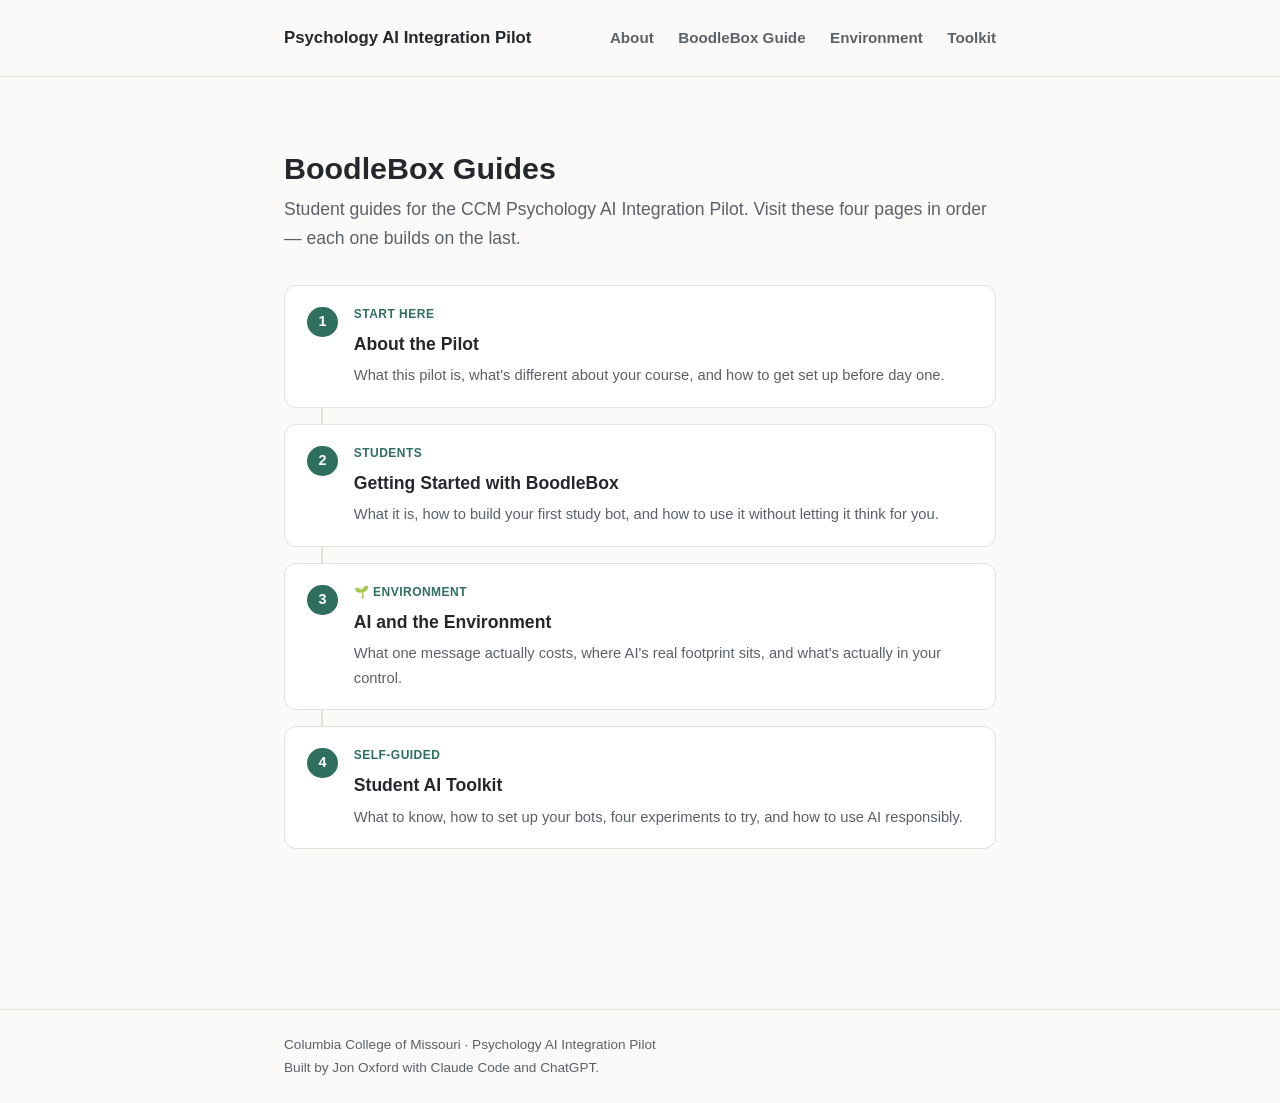
<file: index.html>
<!doctype html>
<html lang="en">
<head>
<meta charset="utf-8">
<meta name="viewport" content="width=device-width, initial-scale=1">
<title>BoodleBox Guides — CCM Psychology AI Integration Pilot</title>
<meta name="description" content="Getting-started and scaffolding guides for using BoodleBox in the CCM Psychology AI Integration Pilot.">
<link rel="stylesheet" href="style.css">
</head>
<body>
<header class="site">
  <div class="wrap">
    <a class="brand" href="index.html">Psychology AI Integration Pilot</a>
    <nav class="top">
      <a href="pilot.html">About</a>
      <a href="students.html">BoodleBox Guide</a>
      <a href="environment.html">Environment</a>
      <a href="toolkit.html">Toolkit</a>
    </nav>
  </div>
</header>

<main class="wrap">
  <h1>BoodleBox Guides</h1>
  <p class="lede">Student guides for the CCM Psychology AI Integration Pilot. Visit these four pages in order — each one builds on the last.</p>

  <ol class="path">
    <li>
      <a class="path-card" href="pilot.html">
        <div>
          <span class="eyebrow">Start here</span>
          <h3>About the Pilot</h3>
          <p>What this pilot is, what's different about your course, and how to get set up before day one.</p>
        </div>
      </a>
    </li>
    <li>
      <a class="path-card" href="students.html">
        <div>
          <span class="eyebrow">Students</span>
          <h3>Getting Started with BoodleBox</h3>
          <p>What it is, how to build your first study bot, and how to use it without letting it think for you.</p>
        </div>
      </a>
    </li>
    <li>
      <a class="path-card" href="environment.html">
        <div>
          <span class="eyebrow">🌱 Environment</span>
          <h3>AI and the Environment</h3>
          <p>What one message actually costs, where AI's real footprint sits, and what's actually in your control.</p>
        </div>
      </a>
    </li>
    <li>
      <a class="path-card" href="toolkit.html">
        <div>
          <span class="eyebrow">Self-guided</span>
          <h3>Student AI Toolkit</h3>
          <p>What to know, how to set up your bots, four experiments to try, and how to use AI responsibly.</p>
        </div>
      </a>
    </li>
  </ol>
</main>

<footer class="site">
  <div class="wrap">
    Columbia College of Missouri · Psychology AI Integration Pilot<br>
    Built by Jon Oxford with Claude Code and ChatGPT.
  </div>
</footer>
</body>
</html>
</file>
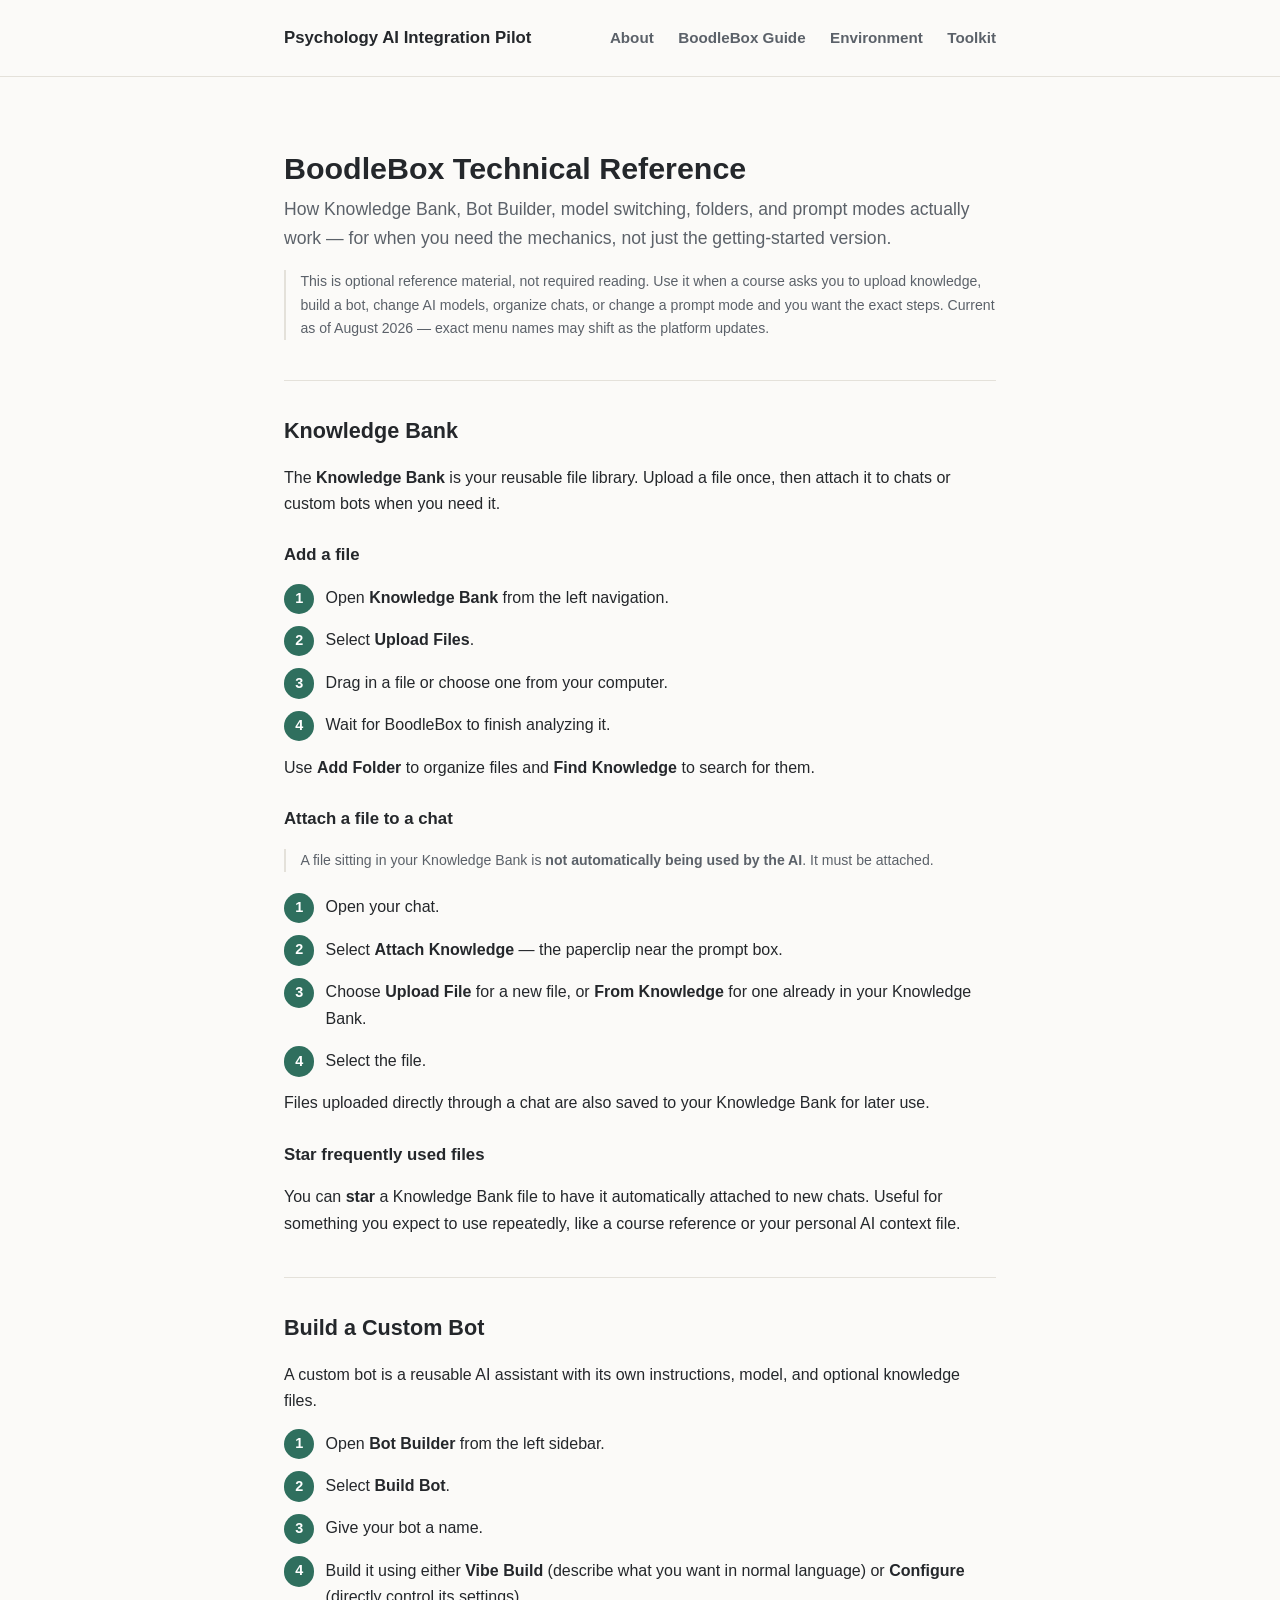
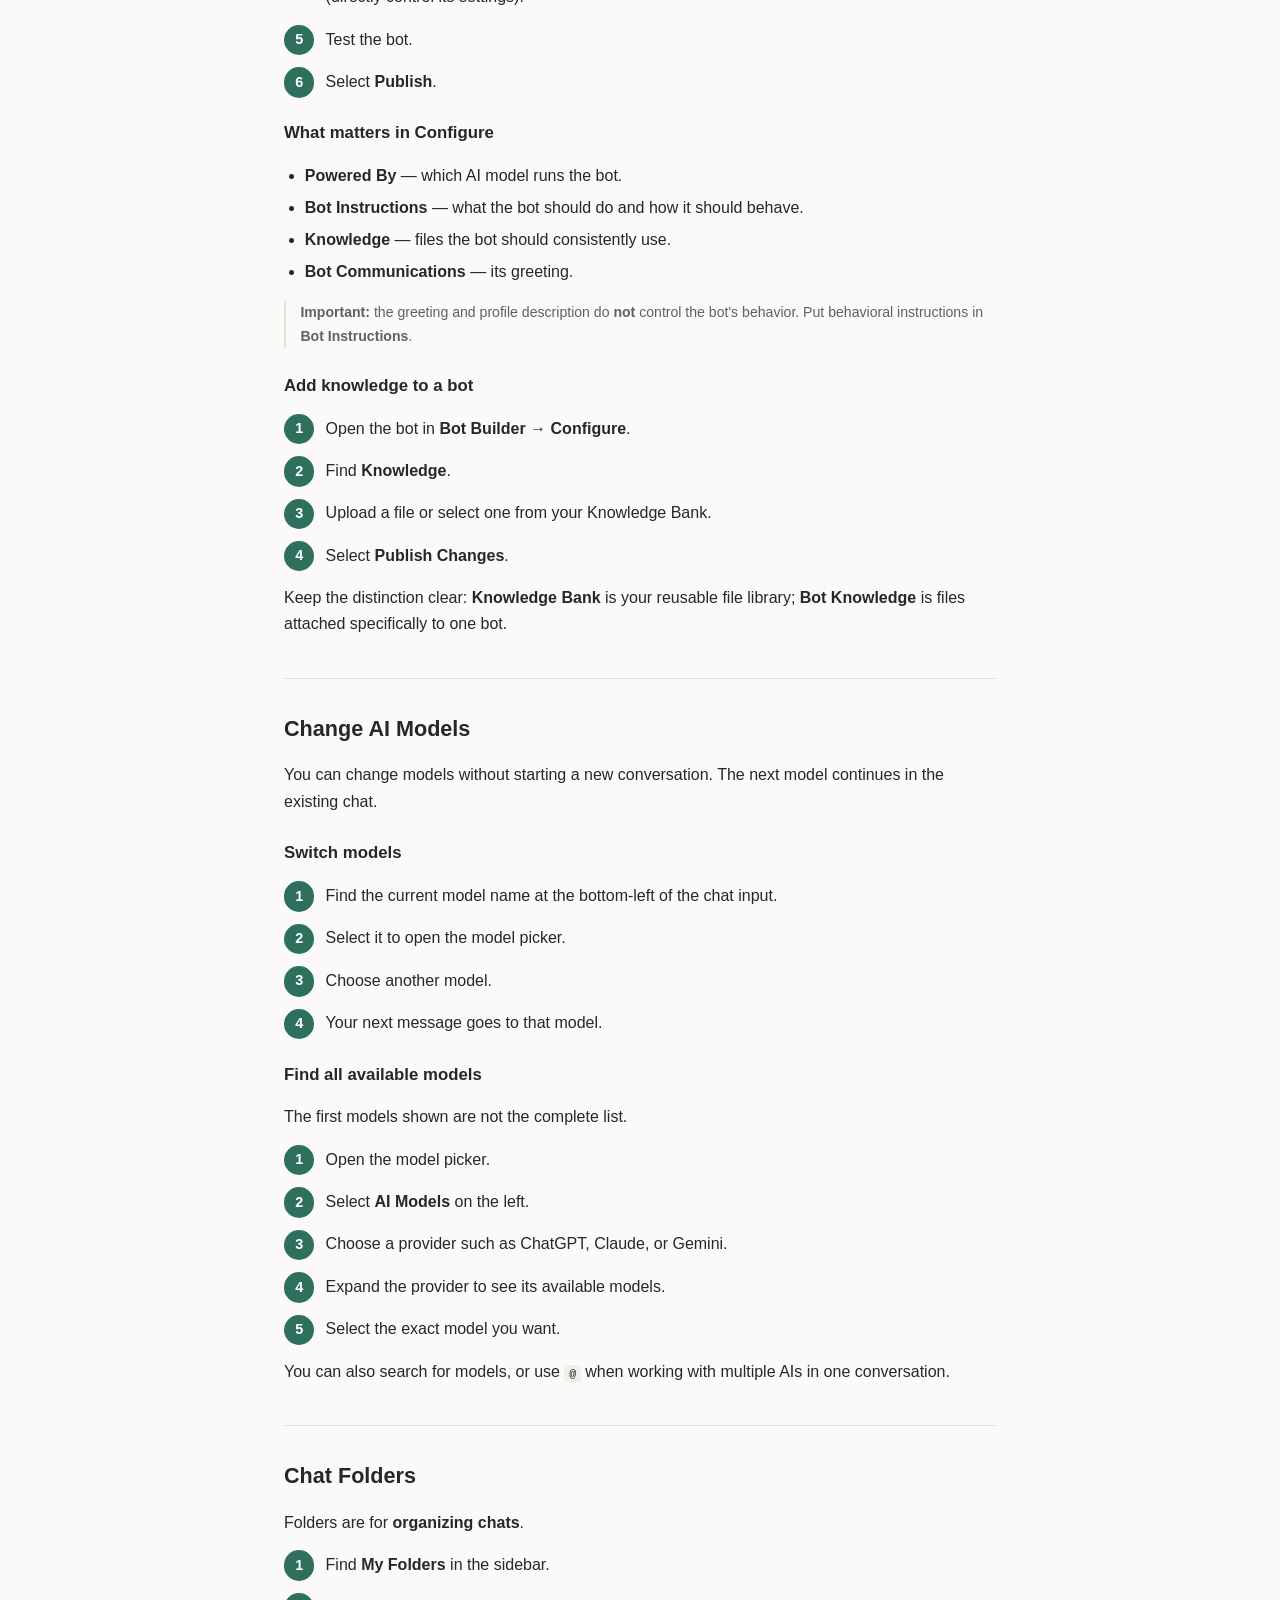
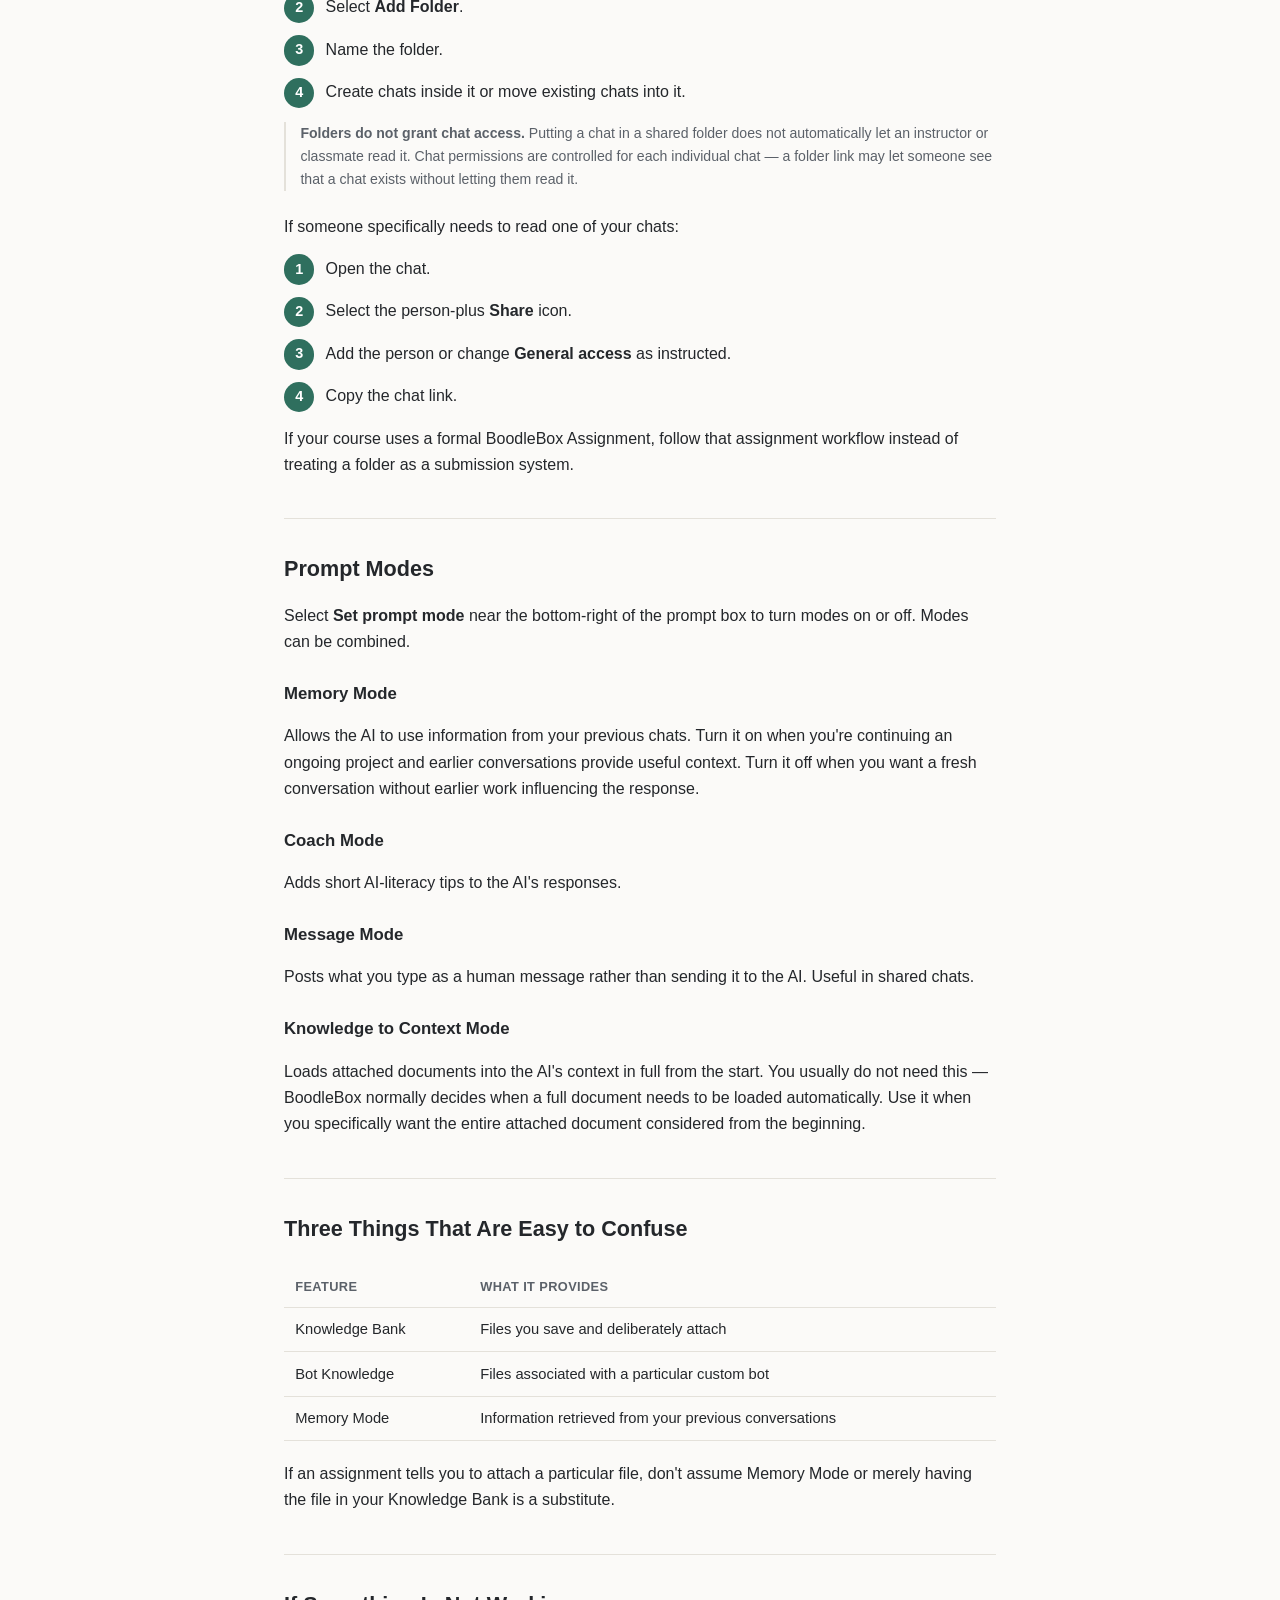
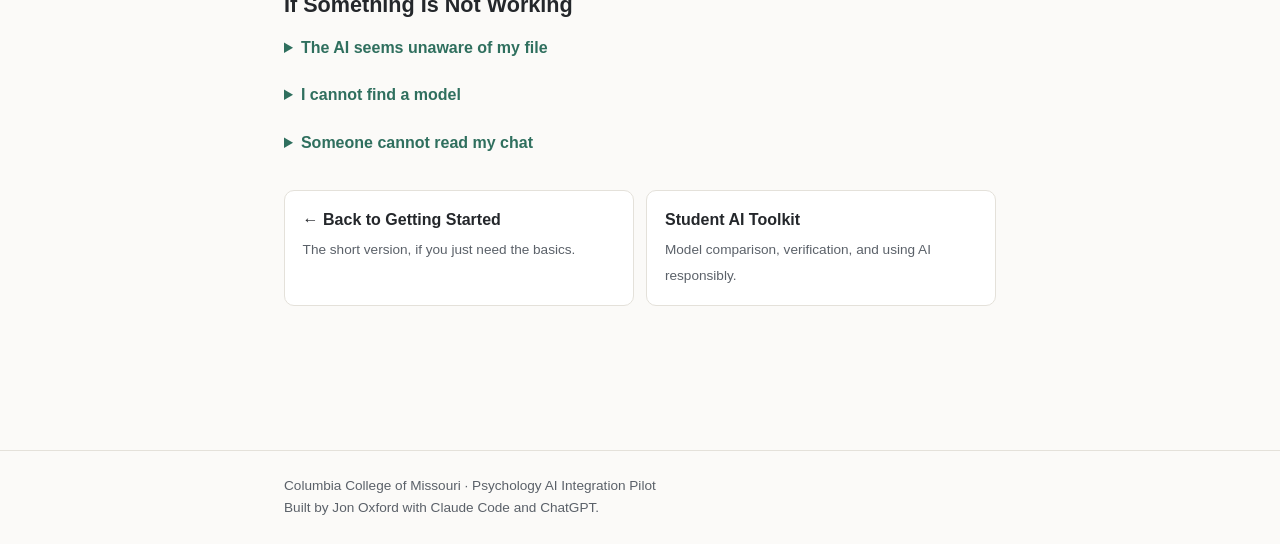
<file: boodlebox-reference.html>
<!doctype html>
<html lang="en">
<head>
<meta charset="utf-8">
<meta name="viewport" content="width=device-width, initial-scale=1">
<title>BoodleBox Technical Reference — Psychology AI Integration Pilot</title>
<meta name="description" content="Optional reference: how Knowledge Bank, Bot Builder, model switching, folders, and prompt modes actually work in BoodleBox.">
<link rel="stylesheet" href="style.css">
</head>
<body>
<header class="site">
  <div class="wrap">
    <a class="brand" href="index.html">Psychology AI Integration Pilot</a>
    <nav class="top">
      <a href="pilot.html">About</a>
      <a href="students.html">BoodleBox Guide</a>
      <a href="environment.html">Environment</a>
      <a href="toolkit.html">Toolkit</a>
    </nav>
  </div>
</header>

<main class="wrap">
  <h1>BoodleBox Technical Reference</h1>
  <p class="lede">How Knowledge Bank, Bot Builder, model switching, folders, and prompt modes actually work — for when you need the mechanics, not just the getting-started version.</p>

  <p class="notice">This is optional reference material, not required reading. Use it when a course asks you to upload knowledge, build a bot, change AI models, organize chats, or change a prompt mode and you want the exact steps. Current as of August 2026 — exact menu names may shift as the platform updates.</p>

  <h2>Knowledge Bank</h2>
  <p>The <strong>Knowledge Bank</strong> is your reusable file library. Upload a file once, then attach it to chats or custom bots when you need it.</p>

  <h3>Add a file</h3>
  <ol class="steps">
    <li>Open <strong>Knowledge Bank</strong> from the left navigation.</li>
    <li>Select <strong>Upload Files</strong>.</li>
    <li>Drag in a file or choose one from your computer.</li>
    <li>Wait for BoodleBox to finish analyzing it.</li>
  </ol>
  <p>Use <strong>Add Folder</strong> to organize files and <strong>Find Knowledge</strong> to search for them.</p>

  <h3>Attach a file to a chat</h3>
  <p class="notice">A file sitting in your Knowledge Bank is <strong>not automatically being used by the AI</strong>. It must be attached.</p>
  <ol class="steps">
    <li>Open your chat.</li>
    <li>Select <strong>Attach Knowledge</strong> — the paperclip near the prompt box.</li>
    <li>Choose <strong>Upload File</strong> for a new file, or <strong>From Knowledge</strong> for one already in your Knowledge Bank.</li>
    <li>Select the file.</li>
  </ol>
  <p>Files uploaded directly through a chat are also saved to your Knowledge Bank for later use.</p>

  <h3>Star frequently used files</h3>
  <p>You can <strong>star</strong> a Knowledge Bank file to have it automatically attached to new chats. Useful for something you expect to use repeatedly, like a course reference or your personal AI context file.</p>

  <h2>Build a Custom Bot</h2>
  <p>A custom bot is a reusable AI assistant with its own instructions, model, and optional knowledge files.</p>
  <ol class="steps">
    <li>Open <strong>Bot Builder</strong> from the left sidebar.</li>
    <li>Select <strong>Build Bot</strong>.</li>
    <li>Give your bot a name.</li>
    <li>Build it using either <strong>Vibe Build</strong> (describe what you want in normal language) or <strong>Configure</strong> (directly control its settings).</li>
    <li>Test the bot.</li>
    <li>Select <strong>Publish</strong>.</li>
  </ol>

  <h3>What matters in Configure</h3>
  <ul>
    <li><strong>Powered By</strong> — which AI model runs the bot.</li>
    <li><strong>Bot Instructions</strong> — what the bot should do and how it should behave.</li>
    <li><strong>Knowledge</strong> — files the bot should consistently use.</li>
    <li><strong>Bot Communications</strong> — its greeting.</li>
  </ul>
  <p class="notice"><strong>Important:</strong> the greeting and profile description do <strong>not</strong> control the bot's behavior. Put behavioral instructions in <strong>Bot Instructions</strong>.</p>

  <h3>Add knowledge to a bot</h3>
  <ol class="steps">
    <li>Open the bot in <strong>Bot Builder &rarr; Configure</strong>.</li>
    <li>Find <strong>Knowledge</strong>.</li>
    <li>Upload a file or select one from your Knowledge Bank.</li>
    <li>Select <strong>Publish Changes</strong>.</li>
  </ol>
  <p>Keep the distinction clear: <strong>Knowledge Bank</strong> is your reusable file library; <strong>Bot Knowledge</strong> is files attached specifically to one bot.</p>

  <h2>Change AI Models</h2>
  <p>You can change models without starting a new conversation. The next model continues in the existing chat.</p>

  <h3>Switch models</h3>
  <ol class="steps">
    <li>Find the current model name at the bottom-left of the chat input.</li>
    <li>Select it to open the model picker.</li>
    <li>Choose another model.</li>
    <li>Your next message goes to that model.</li>
  </ol>

  <h3>Find all available models</h3>
  <p>The first models shown are not the complete list.</p>
  <ol class="steps">
    <li>Open the model picker.</li>
    <li>Select <strong>AI Models</strong> on the left.</li>
    <li>Choose a provider such as ChatGPT, Claude, or Gemini.</li>
    <li>Expand the provider to see its available models.</li>
    <li>Select the exact model you want.</li>
  </ol>
  <p>You can also search for models, or use <code>@</code> when working with multiple AIs in one conversation.</p>

  <h2>Chat Folders</h2>
  <p>Folders are for <strong>organizing chats</strong>.</p>
  <ol class="steps">
    <li>Find <strong>My Folders</strong> in the sidebar.</li>
    <li>Select <strong>Add Folder</strong>.</li>
    <li>Name the folder.</li>
    <li>Create chats inside it or move existing chats into it.</li>
  </ol>

  <p class="notice"><strong>Folders do not grant chat access.</strong> Putting a chat in a shared folder does not automatically let an instructor or classmate read it. Chat permissions are controlled for each individual chat — a folder link may let someone see that a chat exists without letting them read it.</p>

  <p>If someone specifically needs to read one of your chats:</p>
  <ol class="steps">
    <li>Open the chat.</li>
    <li>Select the person-plus <strong>Share</strong> icon.</li>
    <li>Add the person or change <strong>General access</strong> as instructed.</li>
    <li>Copy the chat link.</li>
  </ol>
  <p>If your course uses a formal BoodleBox Assignment, follow that assignment workflow instead of treating a folder as a submission system.</p>

  <h2>Prompt Modes</h2>
  <p>Select <strong>Set prompt mode</strong> near the bottom-right of the prompt box to turn modes on or off. Modes can be combined.</p>

  <h3>Memory Mode</h3>
  <p>Allows the AI to use information from your previous chats. Turn it on when you're continuing an ongoing project and earlier conversations provide useful context. Turn it off when you want a fresh conversation without earlier work influencing the response.</p>

  <h3>Coach Mode</h3>
  <p>Adds short AI-literacy tips to the AI's responses.</p>

  <h3>Message Mode</h3>
  <p>Posts what you type as a human message rather than sending it to the AI. Useful in shared chats.</p>

  <h3>Knowledge to Context Mode</h3>
  <p>Loads attached documents into the AI's context in full from the start. You usually do not need this — BoodleBox normally decides when a full document needs to be loaded automatically. Use it when you specifically want the entire attached document considered from the beginning.</p>

  <h2>Three Things That Are Easy to Confuse</h2>
  <table>
    <thead>
      <tr><th>Feature</th><th>What it provides</th></tr>
    </thead>
    <tbody>
      <tr><td>Knowledge Bank</td><td>Files you save and deliberately attach</td></tr>
      <tr><td>Bot Knowledge</td><td>Files associated with a particular custom bot</td></tr>
      <tr><td>Memory Mode</td><td>Information retrieved from your previous conversations</td></tr>
    </tbody>
  </table>
  <p>If an assignment tells you to attach a particular file, don't assume Memory Mode or merely having the file in your Knowledge Bank is a substitute.</p>

  <h2>If Something Is Not Working</h2>
  <details class="disclosure">
    <summary>The AI seems unaware of my file</summary>
    <p>Check that the file is actually attached to the chat or bot, not merely stored in the Knowledge Bank.</p>
  </details>
  <details class="disclosure">
    <summary>I cannot find a model</summary>
    <p>Open the model picker &rarr; <strong>AI Models</strong> &rarr; choose the provider and expand its complete model list.</p>
  </details>
  <details class="disclosure">
    <summary>Someone cannot read my chat</summary>
    <p>Check the chat's Share / General access settings. Moving it into a folder does not change its permissions.</p>
  </details>

  <div class="navcards">
    <a class="navcard" href="students.html"><strong>&larr; Back to Getting Started</strong><span>The short version, if you just need the basics.</span></a>
    <a class="navcard" href="toolkit.html"><strong>Student AI Toolkit</strong><span>Model comparison, verification, and using AI responsibly.</span></a>
  </div>
</main>

<footer class="site">
  <div class="wrap">
    Columbia College of Missouri · Psychology AI Integration Pilot<br>
    Built by Jon Oxford with Claude Code and ChatGPT.
  </div>
</footer>
</body>
</html>
</file>
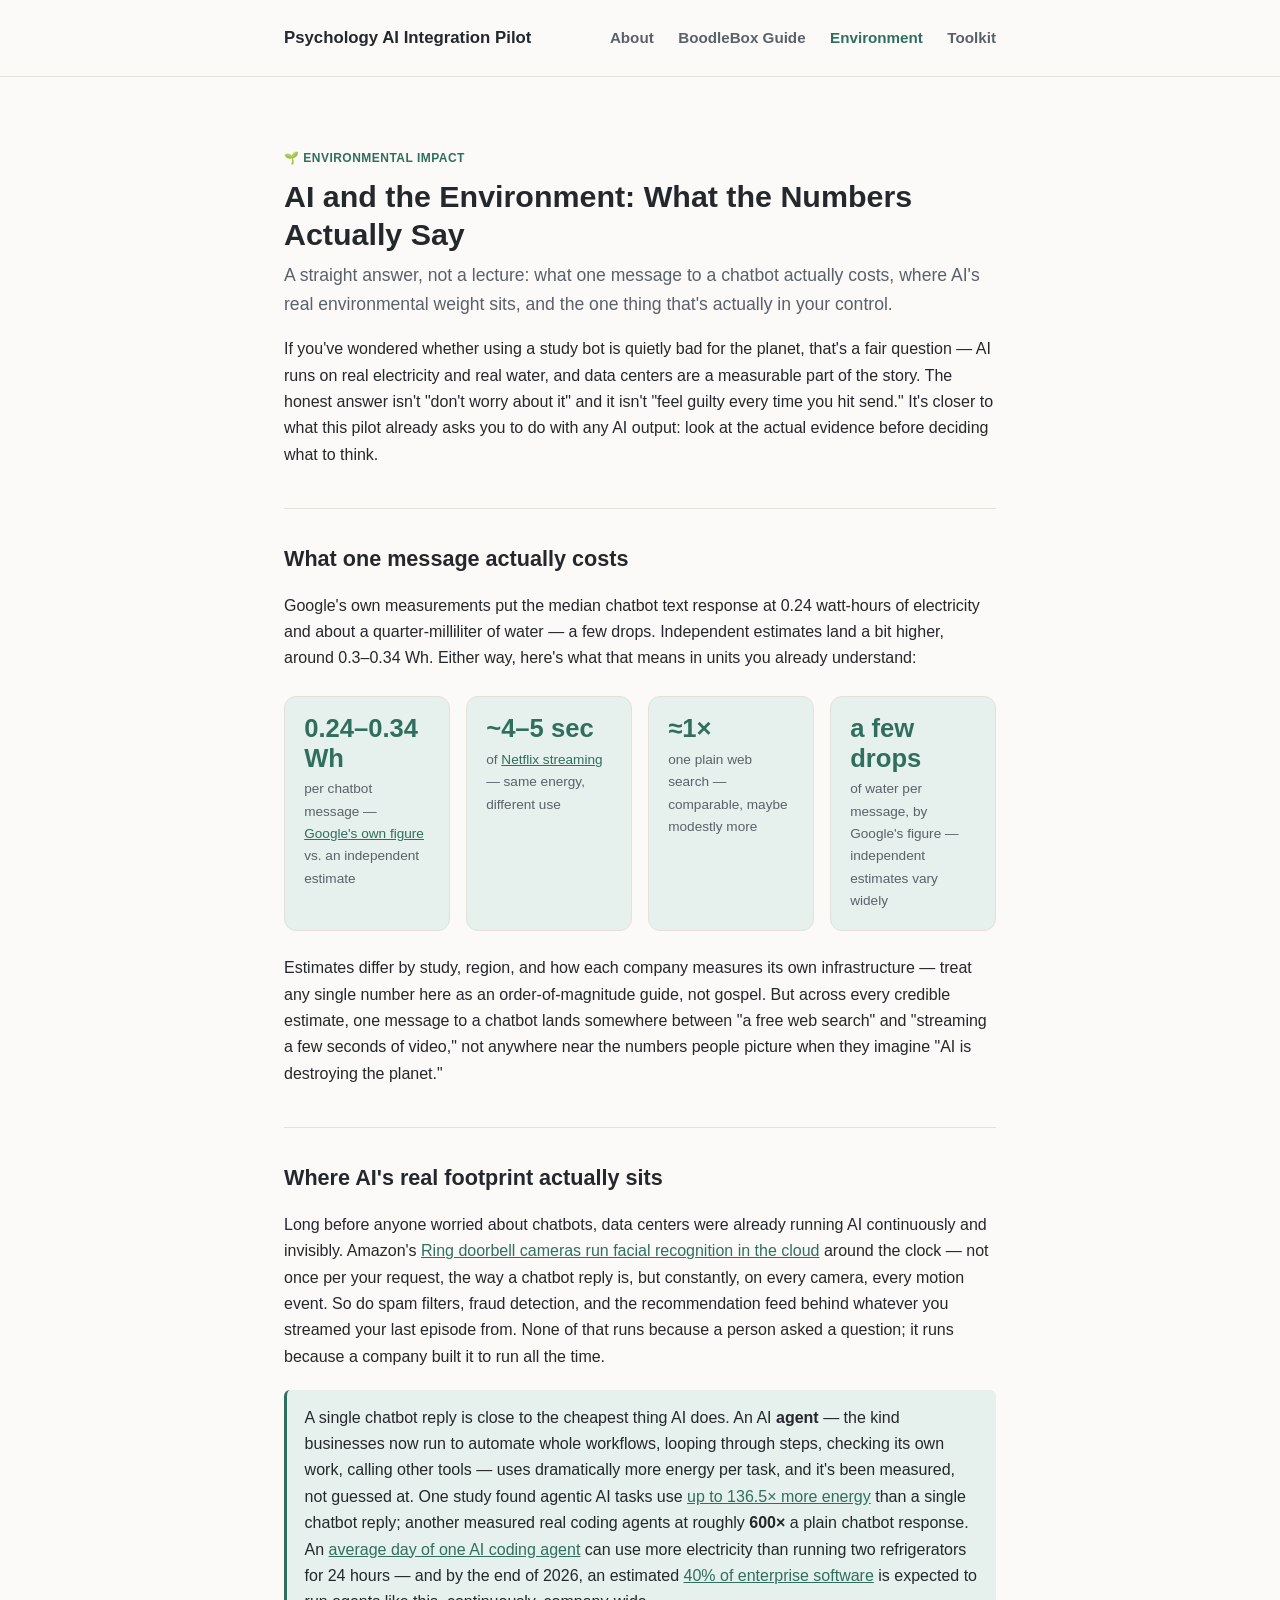
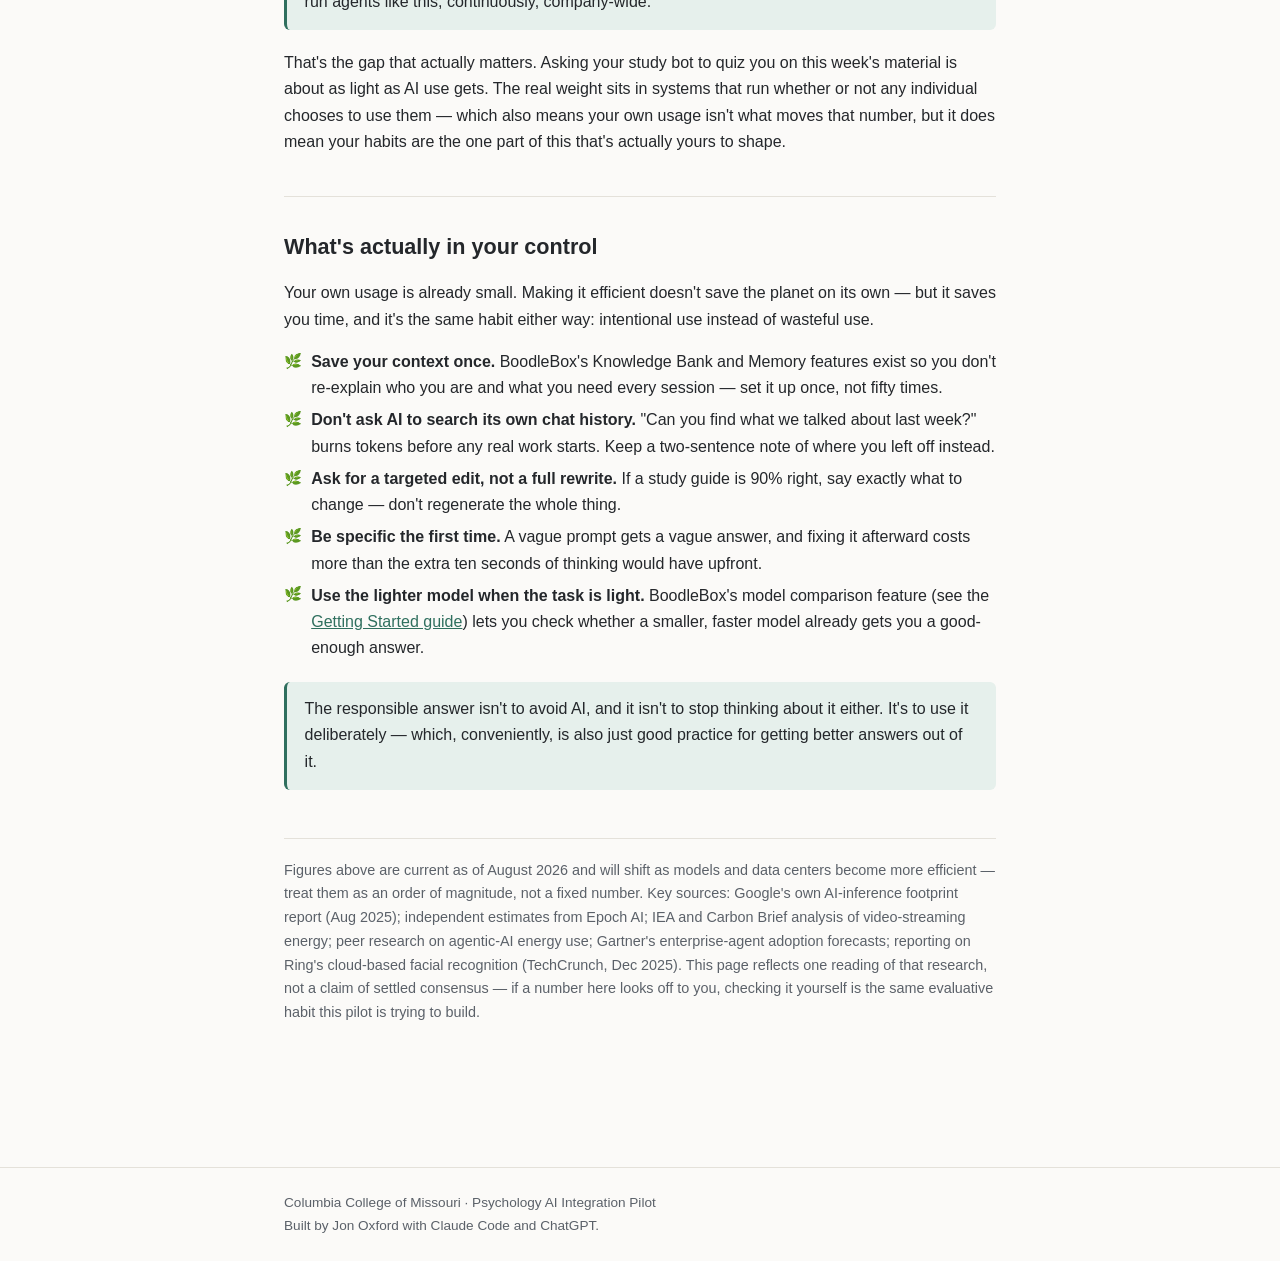
<file: environment.html>
<!doctype html>
<html lang="en">
<head>
<meta charset="utf-8">
<meta name="viewport" content="width=device-width, initial-scale=1">
<title>AI and the Environment — Psychology AI Integration Pilot</title>
<meta name="description" content="A student's guide to what your AI use actually costs the environment, backed by current research — and what's actually worth doing about it.">
<link rel="stylesheet" href="style.css">
</head>
<body>
<header class="site">
  <div class="wrap">
    <a class="brand" href="index.html">Psychology AI Integration Pilot</a>
    <nav class="top">
      <a href="pilot.html">About</a>
      <a href="students.html">BoodleBox Guide</a>
      <a href="environment.html" class="active">Environment</a>
      <a href="toolkit.html">Toolkit</a>
    </nav>
  </div>
</header>

<main class="wrap">
  <p class="kicker">🌱 Environmental impact</p>
  <h1>AI and the Environment: What the Numbers Actually Say</h1>
  <p class="lede">A straight answer, not a lecture: what one message to a chatbot actually costs, where AI's real environmental weight sits, and the one thing that's actually in your control.</p>

  <p>If you've wondered whether using a study bot is quietly bad for the planet, that's a fair question — AI runs on real electricity and real water, and data centers are a measurable part of the story. The honest answer isn't "don't worry about it" and it isn't "feel guilty every time you hit send." It's closer to what this pilot already asks you to do with any AI output: look at the actual evidence before deciding what to think.</p>

  <h2>What one message actually costs</h2>
  <p>Google's own measurements put the median chatbot text response at 0.24 watt-hours of electricity and about a quarter-milliliter of water — a few drops. Independent estimates land a bit higher, around 0.3–0.34 Wh. Either way, here's what that means in units you already understand:</p>

  <div class="stat-grid">
    <div class="stat-card">
      <div class="stat-number">0.24–0.34 Wh</div>
      <div class="stat-label">per chatbot message — <a href="https://cloud.google.com/blog/products/infrastructure/measuring-the-environmental-impact-of-ai-inference" target="_blank" rel="noopener">Google's own figure</a> vs. an independent estimate</div>
    </div>
    <div class="stat-card">
      <div class="stat-number">~4–5 sec</div>
      <div class="stat-label">of <a href="https://simonwillison.net/2025/Nov/29/chatgpt-netflix/" target="_blank" rel="noopener">Netflix streaming</a> — same energy, different use</div>
    </div>
    <div class="stat-card">
      <div class="stat-number">≈1×</div>
      <div class="stat-label">one plain web search — comparable, maybe modestly more</div>
    </div>
    <div class="stat-card">
      <div class="stat-number">a few drops</div>
      <div class="stat-label">of water per message, by Google's figure — independent estimates vary widely</div>
    </div>
  </div>

  <p>Estimates differ by study, region, and how each company measures its own infrastructure — treat any single number here as an order-of-magnitude guide, not gospel. But across every credible estimate, one message to a chatbot lands somewhere between "a free web search" and "streaming a few seconds of video," not anywhere near the numbers people picture when they imagine "AI is destroying the planet."</p>

  <h2>Where AI's real footprint actually sits</h2>
  <p>Long before anyone worried about chatbots, data centers were already running AI continuously and invisibly. Amazon's <a href="https://techcrunch.com/2025/12/09/amazons-ring-rolls-out-controversial-ai-powered-facial-recognition-feature-to-video-doorbells/" target="_blank" rel="noopener">Ring doorbell cameras run facial recognition in the cloud</a> around the clock — not once per your request, the way a chatbot reply is, but constantly, on every camera, every motion event. So do spam filters, fraud detection, and the recommendation feed behind whatever you streamed your last episode from. None of that runs because a person asked a question; it runs because a company built it to run all the time.</p>

  <blockquote><p>A single chatbot reply is close to the cheapest thing AI does. An AI <strong>agent</strong> — the kind businesses now run to automate whole workflows, looping through steps, checking its own work, calling other tools — uses dramatically more energy per task, and it's been measured, not guessed at. One study found agentic AI tasks use <a href="https://digiconasia.net/news/academic-study-finds-ai-agents-consume-far-more-energy-than-chatbots" target="_blank" rel="noopener">up to 136.5× more energy</a> than a single chatbot reply; another measured real coding agents at roughly <strong>600×</strong> a plain chatbot response. An <a href="https://www.theclimatebrink.com/p/the-real-energy-use-of-agentic-ai" target="_blank" rel="noopener">average day of one AI coding agent</a> can use more electricity than running two refrigerators for 24 hours — and by the end of 2026, an estimated <a href="https://www.rezolve.ai/blog/enterprise-ai-agents-the-complete-guide" target="_blank" rel="noopener">40% of enterprise software</a> is expected to run agents like this, continuously, company-wide.</p></blockquote>

  <p>That's the gap that actually matters. Asking your study bot to quiz you on this week's material is about as light as AI use gets. The real weight sits in systems that run whether or not any individual chooses to use them — which also means your own usage isn't what moves that number, but it does mean your habits are the one part of this that's actually yours to shape.</p>

  <h2>What's actually in your control</h2>
  <p>Your own usage is already small. Making it efficient doesn't save the planet on its own — but it saves you time, and it's the same habit either way: intentional use instead of wasteful use.</p>

  <ul class="eco-list">
    <li><strong>Save your context once.</strong> BoodleBox's Knowledge Bank and Memory features exist so you don't re-explain who you are and what you need every session — set it up once, not fifty times.</li>
    <li><strong>Don't ask AI to search its own chat history.</strong> "Can you find what we talked about last week?" burns tokens before any real work starts. Keep a two-sentence note of where you left off instead.</li>
    <li><strong>Ask for a targeted edit, not a full rewrite.</strong> If a study guide is 90% right, say exactly what to change — don't regenerate the whole thing.</li>
    <li><strong>Be specific the first time.</strong> A vague prompt gets a vague answer, and fixing it afterward costs more than the extra ten seconds of thinking would have upfront.</li>
    <li><strong>Use the lighter model when the task is light.</strong> BoodleBox's model comparison feature (see the <a href="students.html">Getting Started guide</a>) lets you check whether a smaller, faster model already gets you a good-enough answer.</li>
  </ul>

  <blockquote><p>The responsible answer isn't to avoid AI, and it isn't to stop thinking about it either. It's to use it deliberately — which, conveniently, is also just good practice for getting better answers out of it.</p></blockquote>

  <p class="note">Figures above are current as of August 2026 and will shift as models and data centers become more efficient — treat them as an order of magnitude, not a fixed number. Key sources: Google's own AI-inference footprint report (Aug 2025); independent estimates from Epoch AI; IEA and Carbon Brief analysis of video-streaming energy; peer research on agentic-AI energy use; Gartner's enterprise-agent adoption forecasts; reporting on Ring's cloud-based facial recognition (TechCrunch, Dec 2025). This page reflects one reading of that research, not a claim of settled consensus — if a number here looks off to you, checking it yourself is the same evaluative habit this pilot is trying to build.</p>
</main>

<footer class="site">
  <div class="wrap">
    Columbia College of Missouri · Psychology AI Integration Pilot<br>
    Built by Jon Oxford with Claude Code and ChatGPT.
  </div>
</footer>
</body>
</html>
</file>
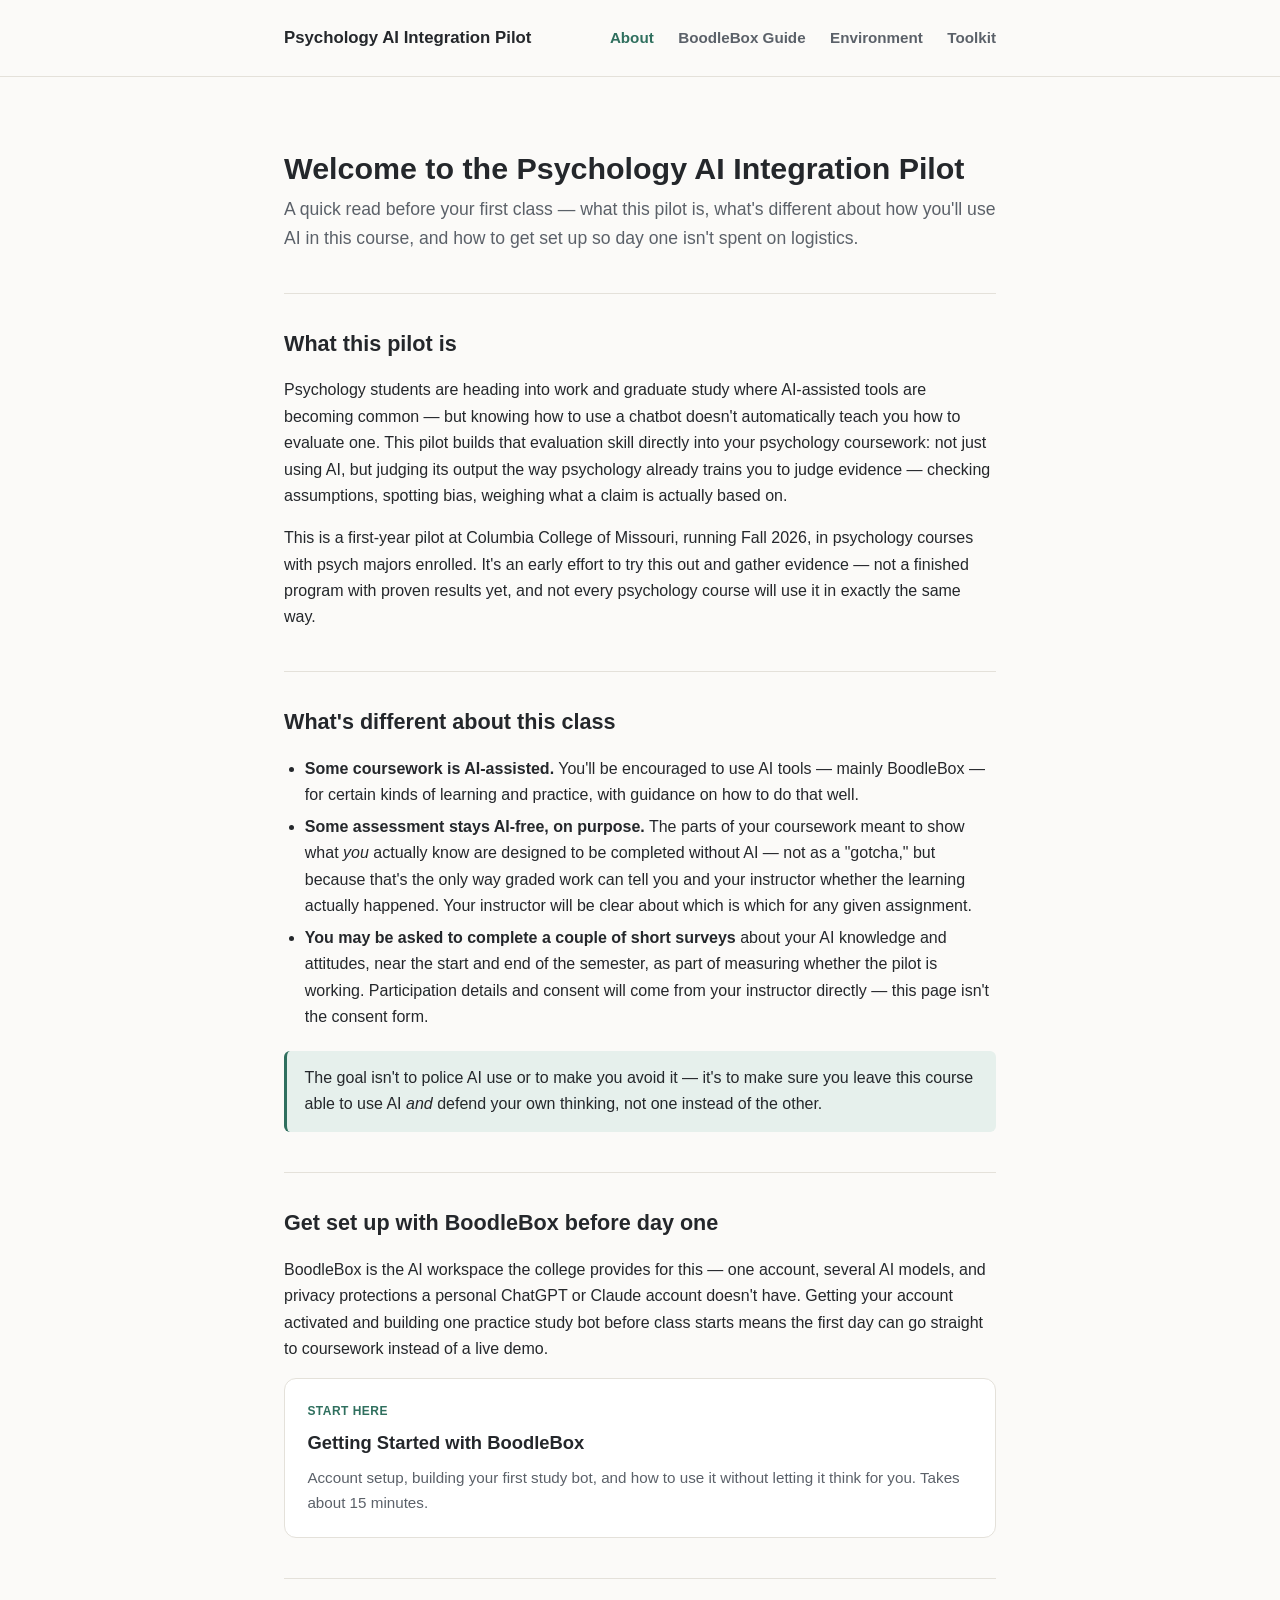
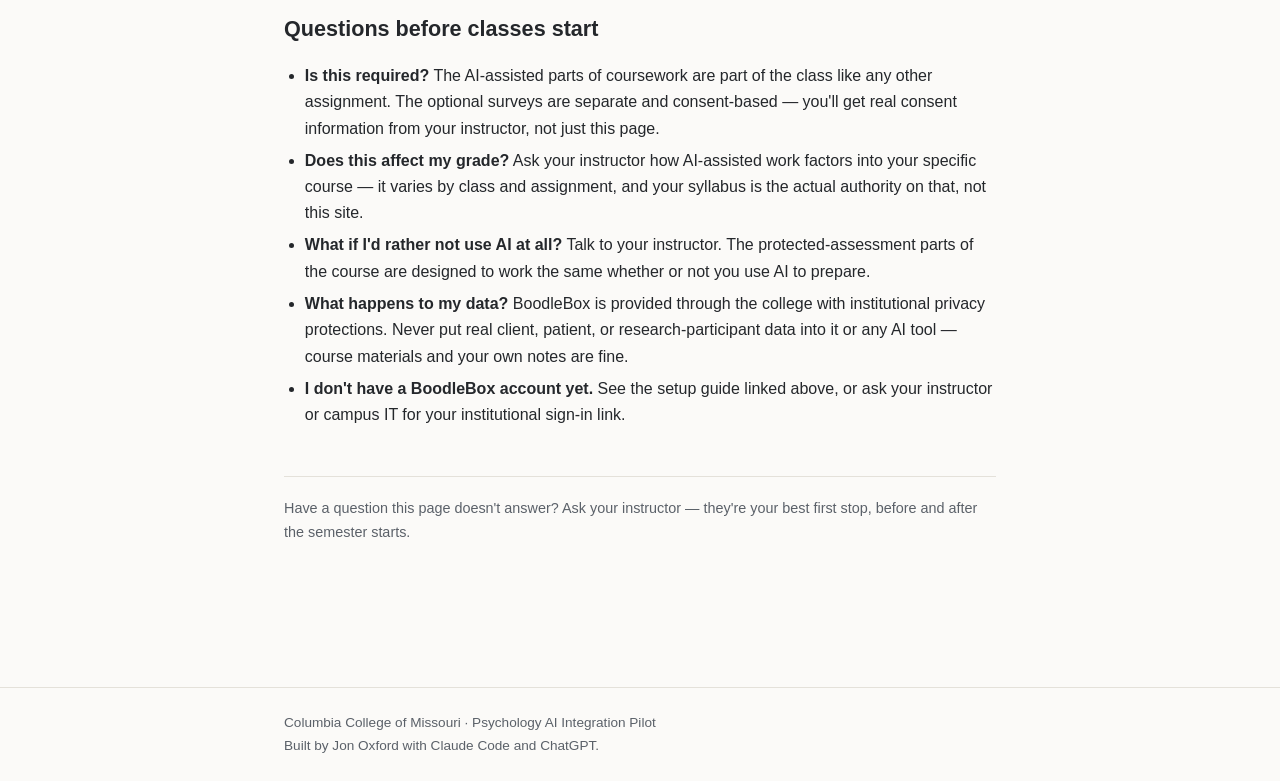
<file: pilot.html>
<!doctype html>
<html lang="en">
<head>
<meta charset="utf-8">
<meta name="viewport" content="width=device-width, initial-scale=1">
<title>Welcome — Psychology AI Integration Pilot</title>
<meta name="description" content="What the Psychology AI Integration Pilot is, what to expect this semester, and how to get started with BoodleBox before your first class.">
<link rel="stylesheet" href="style.css">
</head>
<body>
<header class="site">
  <div class="wrap">
    <a class="brand" href="index.html">Psychology AI Integration Pilot</a>
    <nav class="top">
      <a href="pilot.html" class="active">About</a>
      <a href="students.html">BoodleBox Guide</a>
      <a href="environment.html">Environment</a>
      <a href="toolkit.html">Toolkit</a>
    </nav>
  </div>
</header>

<main class="wrap">
  <h1>Welcome to the Psychology AI Integration Pilot</h1>
  <p class="lede">A quick read before your first class — what this pilot is, what's different about how you'll use AI in this course, and how to get set up so day one isn't spent on logistics.</p>

  <h2>What this pilot is</h2>
  <p>Psychology students are heading into work and graduate study where AI-assisted tools are becoming common — but knowing how to use a chatbot doesn't automatically teach you how to evaluate one. This pilot builds that evaluation skill directly into your psychology coursework: not just using AI, but judging its output the way psychology already trains you to judge evidence — checking assumptions, spotting bias, weighing what a claim is actually based on.</p>
  <p>This is a first-year pilot at Columbia College of Missouri, running Fall 2026, in psychology courses with psych majors enrolled. It's an early effort to try this out and gather evidence — not a finished program with proven results yet, and not every psychology course will use it in exactly the same way.</p>

  <h2>What's different about this class</h2>
  <ul>
    <li><strong>Some coursework is AI-assisted.</strong> You'll be encouraged to use AI tools — mainly BoodleBox — for certain kinds of learning and practice, with guidance on how to do that well.</li>
    <li><strong>Some assessment stays AI-free, on purpose.</strong> The parts of your coursework meant to show what <em>you</em> actually know are designed to be completed without AI — not as a "gotcha," but because that's the only way graded work can tell you and your instructor whether the learning actually happened. Your instructor will be clear about which is which for any given assignment.</li>
    <li><strong>You may be asked to complete a couple of short surveys</strong> about your AI knowledge and attitudes, near the start and end of the semester, as part of measuring whether the pilot is working. Participation details and consent will come from your instructor directly — this page isn't the consent form.</li>
  </ul>

  <blockquote><p>The goal isn't to police AI use or to make you avoid it — it's to make sure you leave this course able to use AI <em>and</em> defend your own thinking, not one instead of the other.</p></blockquote>

  <h2>Get set up with BoodleBox before day one</h2>
  <p>BoodleBox is the AI workspace the college provides for this — one account, several AI models, and privacy protections a personal ChatGPT or Claude account doesn't have. Getting your account activated and building one practice study bot before class starts means the first day can go straight to coursework instead of a live demo.</p>
  <a class="card" href="students.html">
    <span class="eyebrow">Start here</span>
    <h3>Getting Started with BoodleBox</h3>
    <p>Account setup, building your first study bot, and how to use it without letting it think for you. Takes about 15 minutes.</p>
  </a>

  <h2>Questions before classes start</h2>
  <ul>
    <li><strong>Is this required?</strong> The AI-assisted parts of coursework are part of the class like any other assignment. The optional surveys are separate and consent-based — you'll get real consent information from your instructor, not just this page.</li>
    <li><strong>Does this affect my grade?</strong> Ask your instructor how AI-assisted work factors into your specific course — it varies by class and assignment, and your syllabus is the actual authority on that, not this site.</li>
    <li><strong>What if I'd rather not use AI at all?</strong> Talk to your instructor. The protected-assessment parts of the course are designed to work the same whether or not you use AI to prepare.</li>
    <li><strong>What happens to my data?</strong> BoodleBox is provided through the college with institutional privacy protections. Never put real client, patient, or research-participant data into it or any AI tool — course materials and your own notes are fine.</li>
    <li><strong>I don't have a BoodleBox account yet.</strong> See the setup guide linked above, or ask your instructor or campus IT for your institutional sign-in link.</li>
  </ul>

  <p class="note">Have a question this page doesn't answer? Ask your instructor — they're your best first stop, before and after the semester starts.</p>
</main>

<footer class="site">
  <div class="wrap">
    Columbia College of Missouri · Psychology AI Integration Pilot<br>
    Built by Jon Oxford with Claude Code and ChatGPT.
  </div>
</footer>
</body>
</html>
</file>
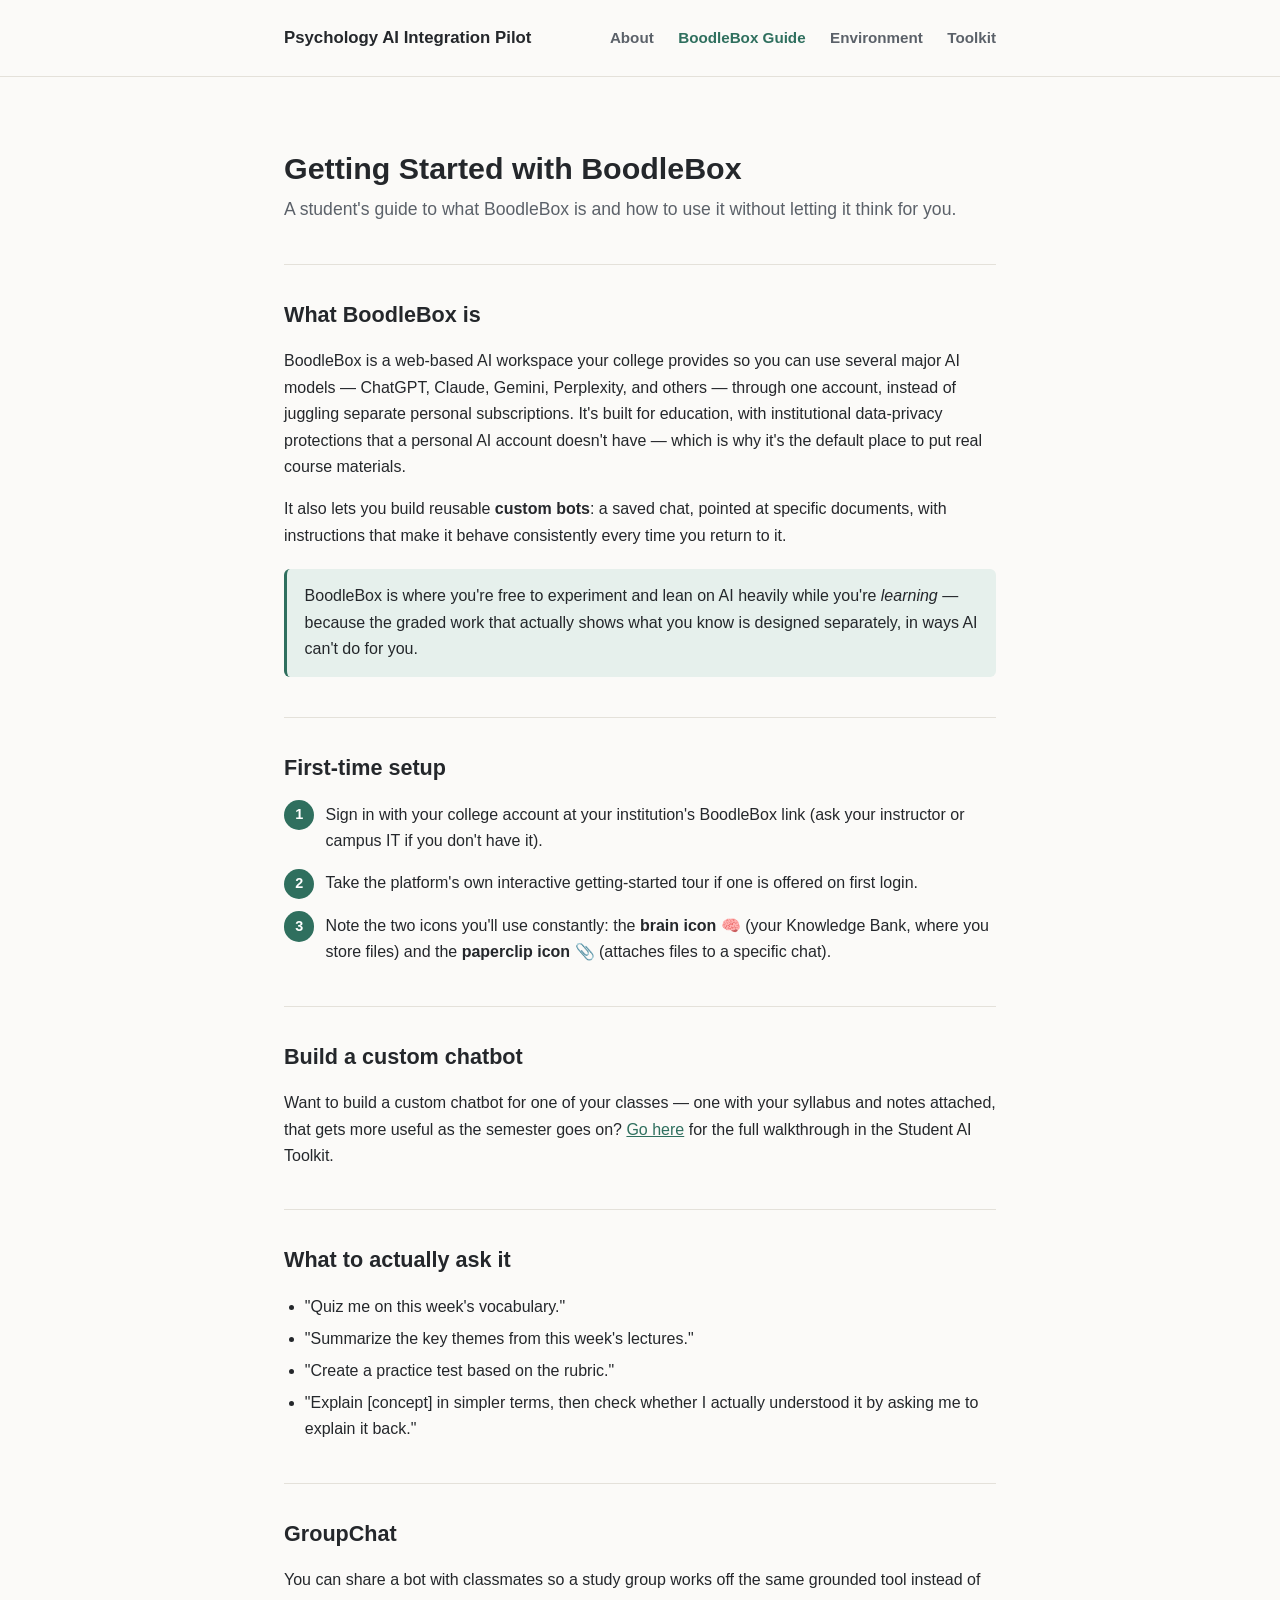
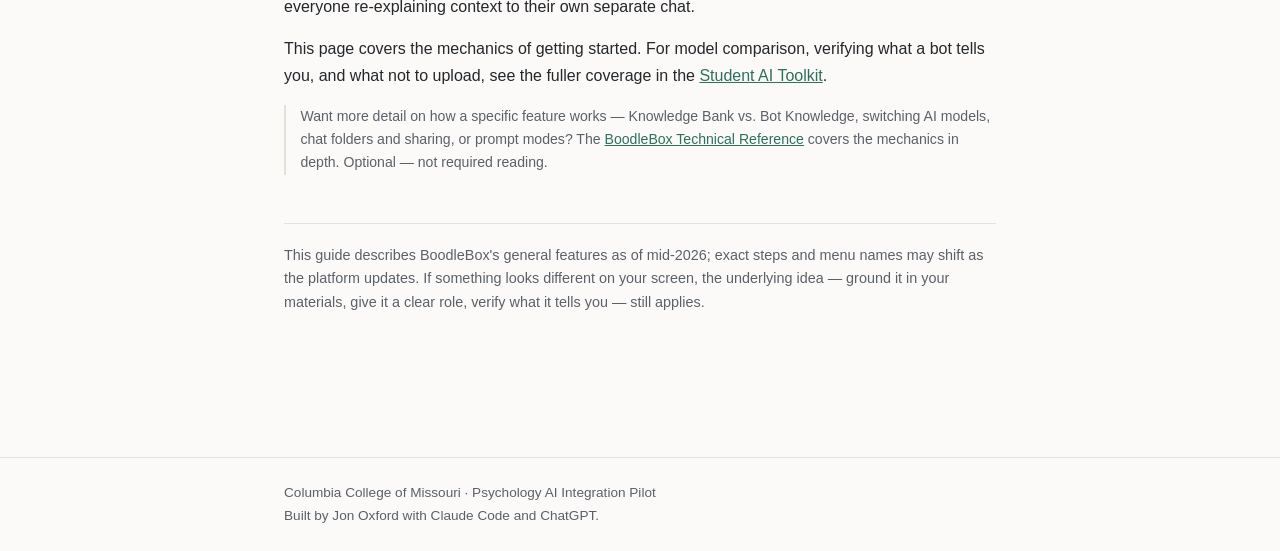
<file: students.html>
<!doctype html>
<html lang="en">
<head>
<meta charset="utf-8">
<meta name="viewport" content="width=device-width, initial-scale=1">
<title>Getting Started with BoodleBox — Students</title>
<meta name="description" content="A student's guide to getting started with BoodleBox: what it is, first-time setup, and using it responsibly.">
<link rel="stylesheet" href="style.css">
</head>
<body>
<header class="site">
  <div class="wrap">
    <a class="brand" href="index.html">Psychology AI Integration Pilot</a>
    <nav class="top">
      <a href="pilot.html">About</a>
      <a href="students.html" class="active">BoodleBox Guide</a>
      <a href="environment.html">Environment</a>
      <a href="toolkit.html">Toolkit</a>
    </nav>
  </div>
</header>

<main class="wrap">
  <h1>Getting Started with BoodleBox</h1>
  <p class="lede">A student's guide to what BoodleBox is and how to use it without letting it think for you.</p>

  <h2>What BoodleBox is</h2>
  <p>BoodleBox is a web-based AI workspace your college provides so you can use several major AI models — ChatGPT, Claude, Gemini, Perplexity, and others — through one account, instead of juggling separate personal subscriptions. It's built for education, with institutional data-privacy protections that a personal AI account doesn't have — which is why it's the default place to put real course materials.</p>
  <p>It also lets you build reusable <strong>custom bots</strong>: a saved chat, pointed at specific documents, with instructions that make it behave consistently every time you return to it.</p>

  <blockquote><p>BoodleBox is where you're free to experiment and lean on AI heavily while you're <em>learning</em> — because the graded work that actually shows what you know is designed separately, in ways AI can't do for you.</p></blockquote>

  <h2>First-time setup</h2>
  <ol class="steps">
    <li>Sign in with your college account at your institution's BoodleBox link (ask your instructor or campus IT if you don't have it).</li>
    <li>Take the platform's own interactive getting-started tour if one is offered on first login.</li>
    <li>Note the two icons you'll use constantly: the <strong>brain icon</strong> 🧠 (your Knowledge Bank, where you store files) and the <strong>paperclip icon</strong> 📎 (attaches files to a specific chat).</li>
  </ol>

  <h2>Build a custom chatbot</h2>
  <p>Want to build a custom chatbot for one of your classes &mdash; one with your syllabus and notes attached, that gets more useful as the semester goes on? <a href="toolkit-setup.html">Go here</a> for the full walkthrough in the Student AI Toolkit.</p>

  <h2>What to actually ask it</h2>
  <ul>
    <li>"Quiz me on this week's vocabulary."</li>
    <li>"Summarize the key themes from this week's lectures."</li>
    <li>"Create a practice test based on the rubric."</li>
    <li>"Explain [concept] in simpler terms, then check whether I actually understood it by asking me to explain it back."</li>
  </ul>

  <h2>GroupChat</h2>
  <p>You can share a bot with classmates so a study group works off the same grounded tool instead of everyone re-explaining context to their own separate chat.</p>

  <p>This page covers the mechanics of getting started. For model comparison, verifying what a bot tells you, and what not to upload, see the fuller coverage in the <a href="toolkit.html">Student AI Toolkit</a>.</p>

  <p class="notice">Want more detail on how a specific feature works — Knowledge Bank vs. Bot Knowledge, switching AI models, chat folders and sharing, or prompt modes? The <a href="boodlebox-reference.html">BoodleBox Technical Reference</a> covers the mechanics in depth. Optional — not required reading.</p>

  <p class="note">This guide describes BoodleBox's general features as of mid-2026; exact steps and menu names may shift as the platform updates. If something looks different on your screen, the underlying idea — ground it in your materials, give it a clear role, verify what it tells you — still applies.</p>
</main>

<footer class="site">
  <div class="wrap">
    Columbia College of Missouri · Psychology AI Integration Pilot<br>
    Built by Jon Oxford with Claude Code and ChatGPT.
  </div>
</footer>
</body>
</html>
</file>
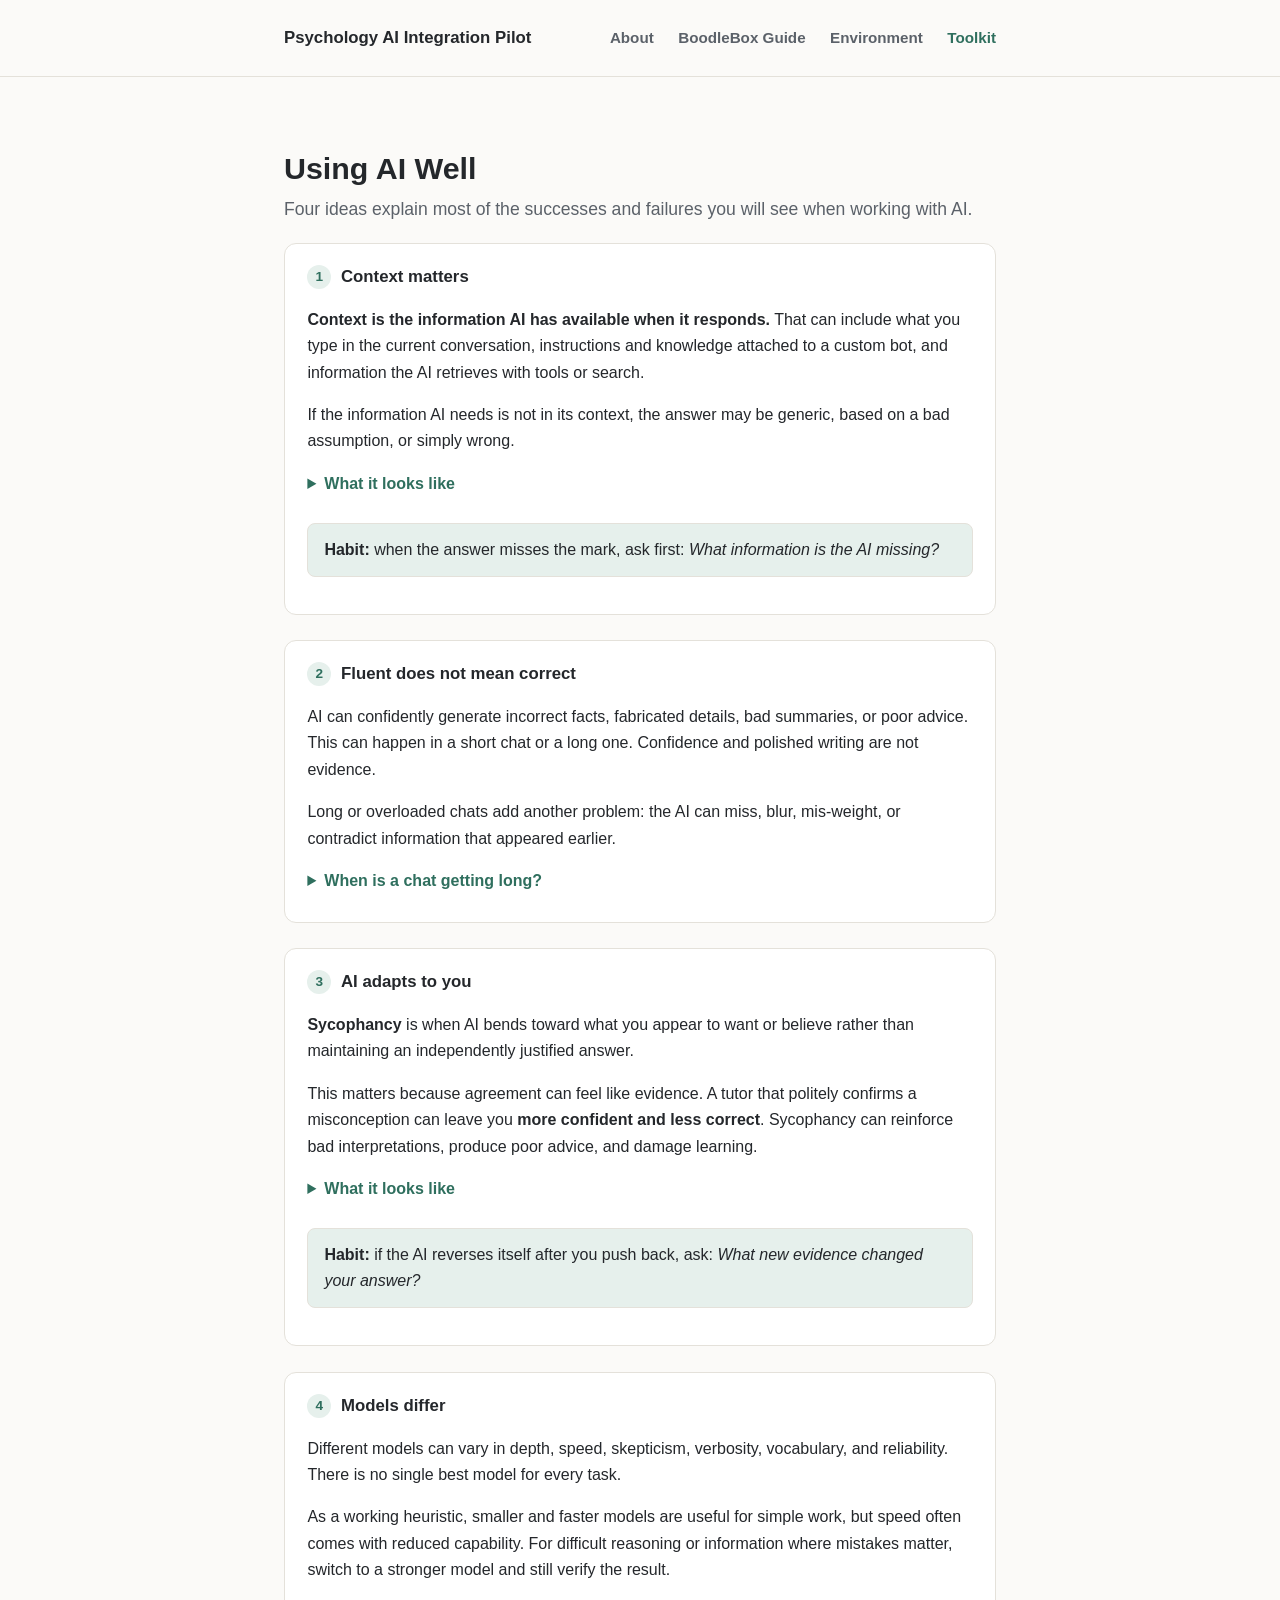
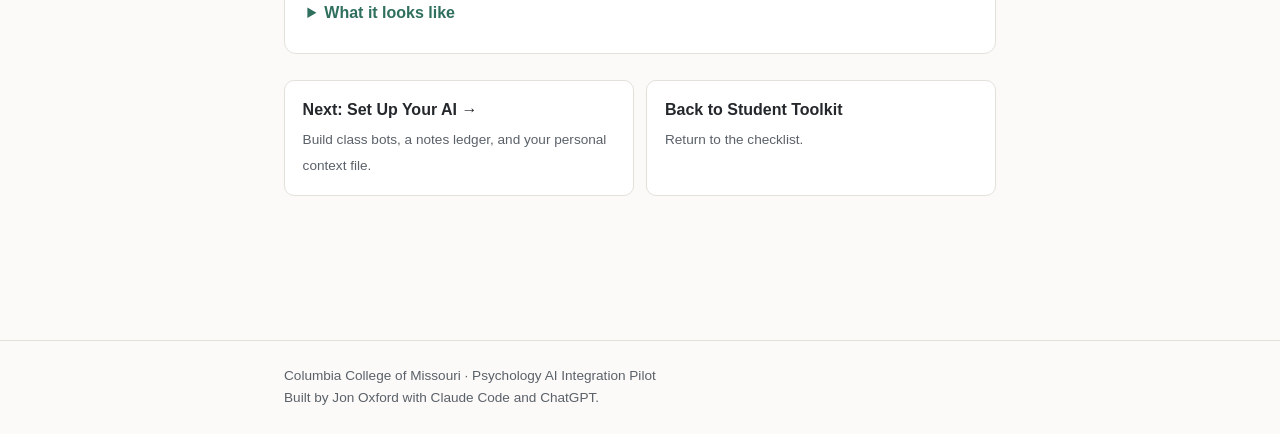
<file: toolkit-ai-basics.html>
<!doctype html>
<html lang="en">
<head>
<meta charset="utf-8">
<meta name="viewport" content="width=device-width, initial-scale=1">
<title>Using AI Well — Student AI Toolkit</title>
<meta name="description" content="Four ideas that explain most of the successes and failures you will see when working with AI.">
<link rel="stylesheet" href="style.css">
</head>
<body>
<header class="site">
  <div class="wrap">
    <a class="brand" href="index.html">Psychology AI Integration Pilot</a>
    <nav class="top">
      <a href="pilot.html">About</a>
      <a href="students.html">BoodleBox Guide</a>
      <a href="environment.html">Environment</a>
      <a href="toolkit.html" class="active">Toolkit</a>
    </nav>
  </div>
</header>

<main class="wrap">
  <h1>Using AI Well</h1>
  <p class="lede">Four ideas explain most of the successes and failures you will see when working with AI.</p>

  <div class="concept">
    <h3><span class="concept-num">1</span>Context matters</h3>
    <p><strong>Context is the information AI has available when it responds.</strong> That can include what you type in the current conversation, instructions and knowledge attached to a custom bot, and information the AI retrieves with tools or search.</p>
    <p>If the information AI needs is not in its context, the answer may be generic, based on a bad assumption, or simply wrong.</p>
    <details class="disclosure">
      <summary>What it looks like</summary>
      <div class="naive-competent">
        <div class="nc-block"><span class="nc-label">Thin context</span>&ldquo;Help me study for my psychology exam.&rdquo; The bot does not know your course, what your instructor emphasized, or what is on the exam.</div>
        <div class="nc-block competent"><span class="nc-label">Useful context</span>Your class bot has the syllabus, your course-notes ledger, study materials, and tutor instructions. You ask it to quiz you on the material covered since the last exam.</div>
      </div>
    </details>
    <div class="habit"><strong>Habit:</strong> when the answer misses the mark, ask first: <em>What information is the AI missing?</em></div>
  </div>

  <div class="concept">
    <h3><span class="concept-num">2</span>Fluent does not mean correct</h3>
    <p>AI can confidently generate incorrect facts, fabricated details, bad summaries, or poor advice. This can happen in a short chat or a long one. Confidence and polished writing are not evidence.</p>
    <p>Long or overloaded chats add another problem: the AI can miss, blur, mis-weight, or contradict information that appeared earlier.</p>
    <details class="disclosure">
      <summary>When is a chat getting long?</summary>
      <p class="notice"><strong>Practical rule of thumb, not a technical limit:</strong> around 30 substantive back-and-forth messages is a good warning point to consider a fresh chat. Start sooner if you pasted a lot of material, changed topics repeatedly, or notice the AI forgetting instructions or contradicting earlier work.</p>
      <p>Ask the AI to create a handoff, then continue in a fresh conversation with the same class bot. The setup page gives you a handoff prompt.</p>
    </details>
  </div>

  <div class="concept">
    <h3><span class="concept-num">3</span>AI adapts to you</h3>
    <p><strong>Sycophancy</strong> is when AI bends toward what you appear to want or believe rather than maintaining an independently justified answer.</p>
    <p>This matters because agreement can feel like evidence. A tutor that politely confirms a misconception can leave you <strong>more confident and less correct</strong>. Sycophancy can reinforce bad interpretations, produce poor advice, and damage learning.</p>
    <details class="disclosure">
      <summary>What it looks like</summary>
      <div class="naive-competent">
        <div class="nc-block"><span class="nc-label">Naive</span>&ldquo;Negative reinforcement basically means punishment, right?&rdquo; The student treats agreement as confirmation.</div>
        <div class="nc-block competent"><span class="nc-label">Competent</span>&ldquo;Evaluate this claim: negative reinforcement means punishment. Give the strongest reason it could be wrong.&rdquo; The student asks for evaluation rather than validation.</div>
      </div>
    </details>
    <div class="habit"><strong>Habit:</strong> if the AI reverses itself after you push back, ask: <em>What new evidence changed your answer?</em></div>
  </div>

  <div class="concept">
    <h3><span class="concept-num">4</span>Models differ</h3>
    <p>Different models can vary in depth, speed, skepticism, verbosity, vocabulary, and reliability. There is no single best model for every task.</p>
    <p>As a working heuristic, smaller and faster models are useful for simple work, but speed often comes with reduced capability. For difficult reasoning or information where mistakes matter, switch to a stronger model and still verify the result.</p>
    <details class="disclosure">
      <summary>What it looks like</summary>
      <div class="naive-competent">
        <div class="nc-block"><span class="nc-label">Naive</span>Uses the default model for every task and assumes all models will behave about the same.</div>
        <div class="nc-block competent"><span class="nc-label">Competent</span>Uses a fast model for a simple formatting task, but switches to a stronger model for difficult reasoning and checks important claims either way.</div>
      </div>
    </details>
  </div>

  <div class="navcards">
    <a class="navcard" href="toolkit-setup.html"><strong>Next: Set Up Your AI &rarr;</strong><span>Build class bots, a notes ledger, and your personal context file.</span></a>
    <a class="navcard" href="toolkit.html"><strong>Back to Student Toolkit</strong><span>Return to the checklist.</span></a>
  </div>
</main>

<footer class="site">
  <div class="wrap">
    Columbia College of Missouri · Psychology AI Integration Pilot<br>
    Built by Jon Oxford with Claude Code and ChatGPT.
  </div>
</footer>
</body>
</html>
</file>
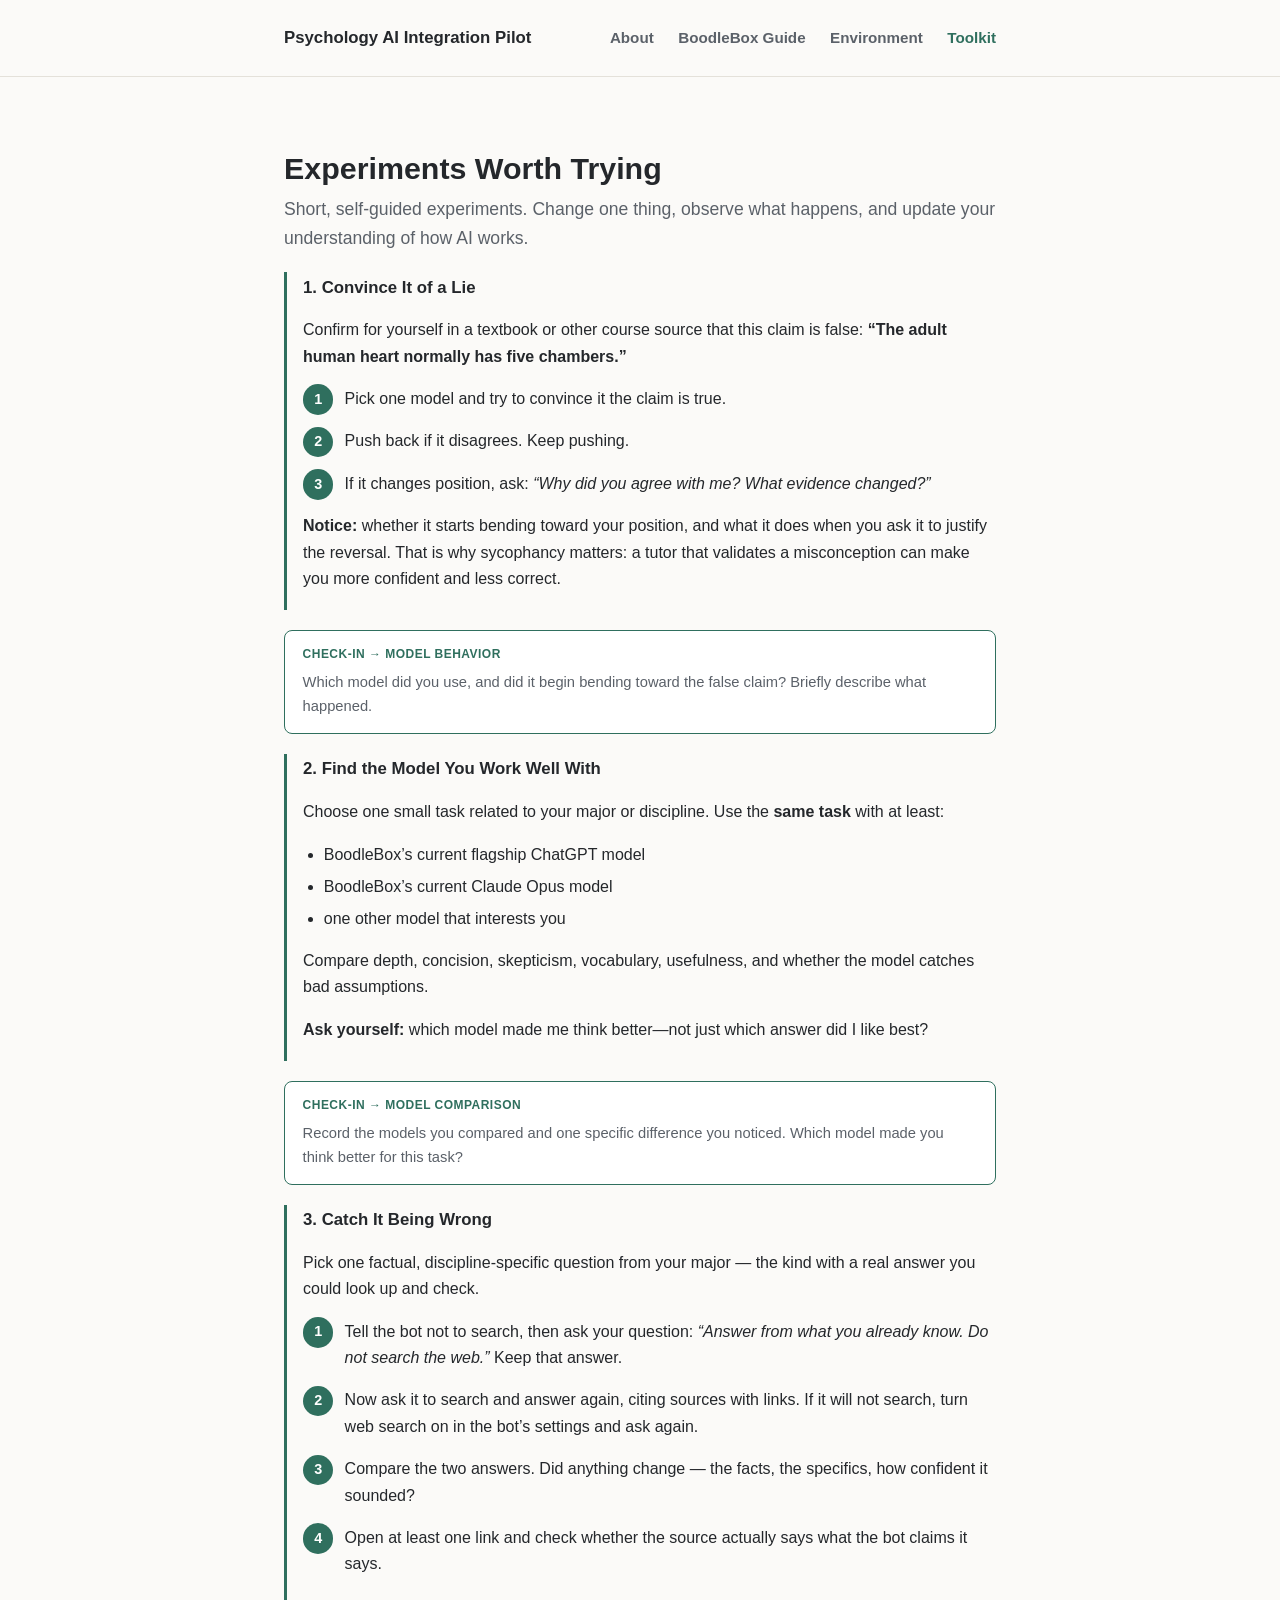
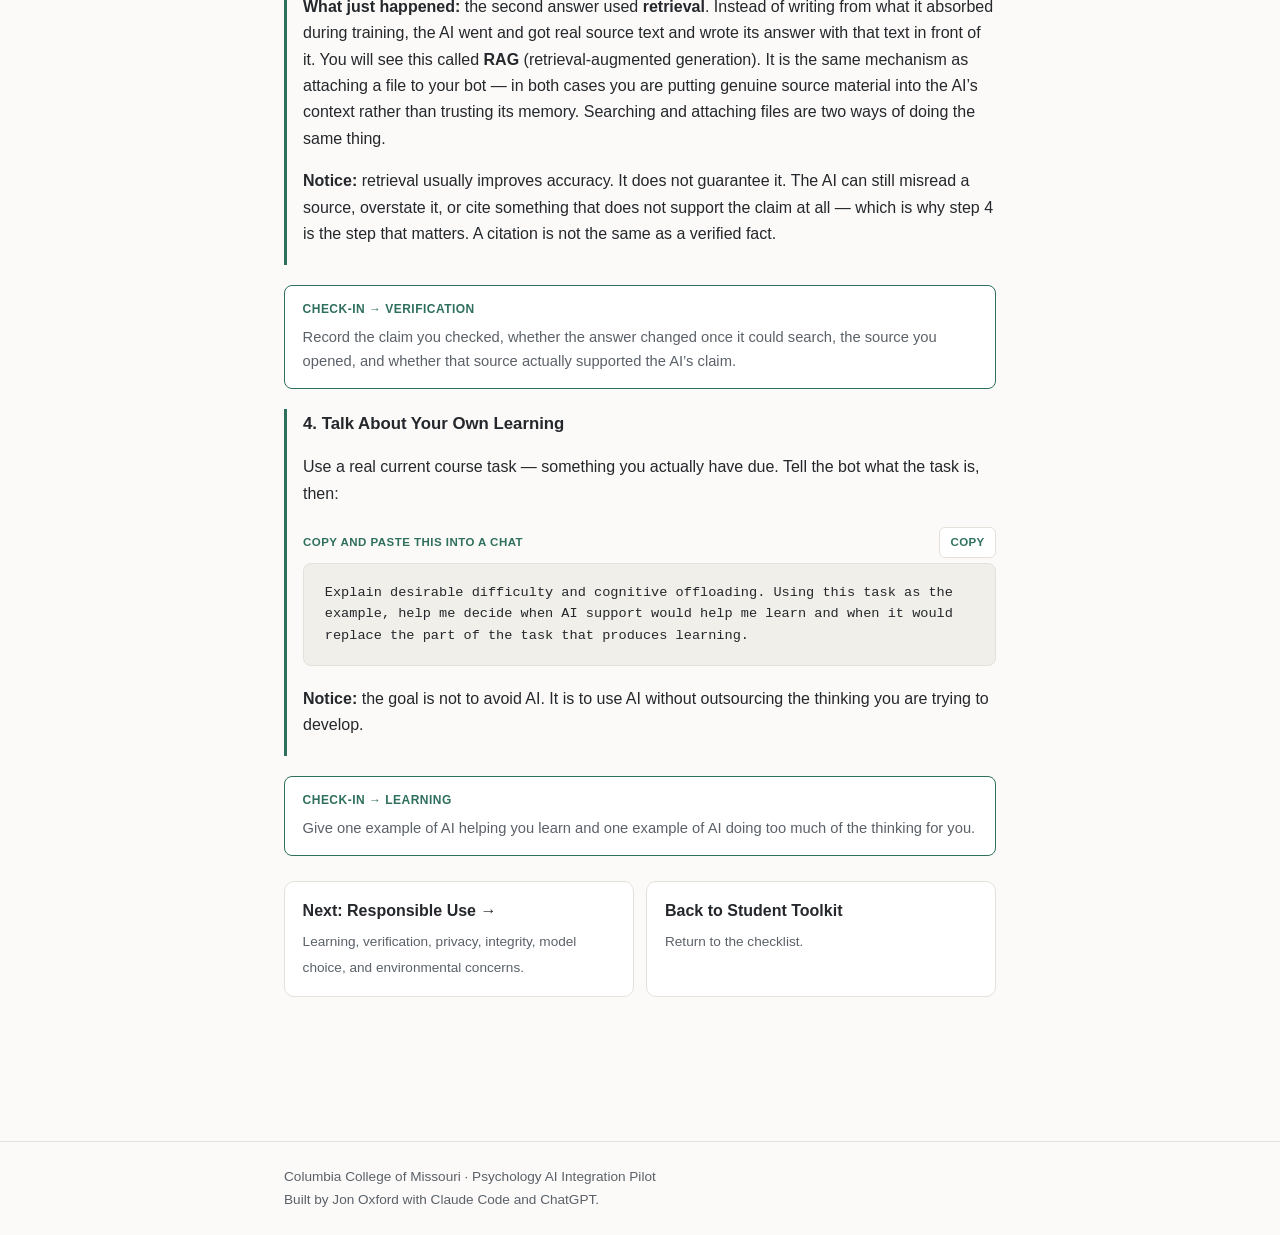
<file: toolkit-experiments.html>
<!doctype html>
<html lang="en">
<head>
<meta charset="utf-8">
<meta name="viewport" content="width=device-width, initial-scale=1">
<title>Experiments Worth Trying — Student AI Toolkit</title>
<meta name="description" content="Short, self-guided experiments. Change one thing, observe what happens, and update your understanding of how AI works.">
<link rel="stylesheet" href="style.css">
</head>
<body>
<header class="site">
  <div class="wrap">
    <a class="brand" href="index.html">Psychology AI Integration Pilot</a>
    <nav class="top">
      <a href="pilot.html">About</a>
      <a href="students.html">BoodleBox Guide</a>
      <a href="environment.html">Environment</a>
      <a href="toolkit.html" class="active">Toolkit</a>
    </nav>
  </div>
</header>

<main class="wrap">
  <h1>Experiments Worth Trying</h1>
  <p class="lede">Short, self-guided experiments. Change one thing, observe what happens, and update your understanding of how AI works.</p>

  <div class="mini-step">
    <h3>1. Convince It of a Lie</h3>
    <p>Confirm for yourself in a textbook or other course source that this claim is false: <strong>&ldquo;The adult human heart normally has five chambers.&rdquo;</strong></p>
    <ol class="steps">
      <li>Pick one model and try to convince it the claim is true.</li>
      <li>Push back if it disagrees. Keep pushing.</li>
      <li>If it changes position, ask: <em>&ldquo;Why did you agree with me? What evidence changed?&rdquo;</em></li>
    </ol>
    <p><strong>Notice:</strong> whether it starts bending toward your position, and what it does when you ask it to justify the reversal. That is why sycophancy matters: a tutor that validates a misconception can make you more confident and less correct.</p>
  </div>

  <div class="checkin">
    <span class="checkin-label">Check-in &rarr; Model behavior</span>
    <p>Which model did you use, and did it begin bending toward the false claim? Briefly describe what happened.</p>
  </div>

  <div class="mini-step">
    <h3>2. Find the Model You Work Well With</h3>
    <p>Choose one small task related to your major or discipline. Use the <strong>same task</strong> with at least:</p>
    <ul>
      <li>BoodleBox&rsquo;s current flagship ChatGPT model</li>
      <li>BoodleBox&rsquo;s current Claude Opus model</li>
      <li>one other model that interests you</li>
    </ul>
    <p>Compare depth, concision, skepticism, vocabulary, usefulness, and whether the model catches bad assumptions.</p>
    <p><strong>Ask yourself:</strong> which model made me think better&mdash;not just which answer did I like best?</p>
  </div>

  <div class="checkin">
    <span class="checkin-label">Check-in &rarr; Model comparison</span>
    <p>Record the models you compared and one specific difference you noticed. Which model made you think better for this task?</p>
  </div>

  <div class="mini-step">
    <h3>3. Catch It Being Wrong</h3>
    <p>Pick one factual, discipline-specific question from your major &mdash; the kind with a real answer you could look up and check.</p>
    <ol class="steps">
      <li>Tell the bot not to search, then ask your question: <em>&ldquo;Answer from what you already know. Do not search the web.&rdquo;</em> Keep that answer.</li>
      <li>Now ask it to search and answer again, citing sources with links. If it will not search, turn web search on in the bot&rsquo;s settings and ask again.</li>
      <li>Compare the two answers. Did anything change &mdash; the facts, the specifics, how confident it sounded?</li>
      <li>Open at least one link and check whether the source actually says what the bot claims it says.</li>
    </ol>
    <p><strong>What just happened:</strong> the second answer used <strong>retrieval</strong>. Instead of writing from what it absorbed during training, the AI went and got real source text and wrote its answer with that text in front of it. You will see this called <strong>RAG</strong> (retrieval-augmented generation). It is the same mechanism as attaching a file to your bot &mdash; in both cases you are putting genuine source material into the AI&rsquo;s context rather than trusting its memory. Searching and attaching files are two ways of doing the same thing.</p>
    <p><strong>Notice:</strong> retrieval usually improves accuracy. It does not guarantee it. The AI can still misread a source, overstate it, or cite something that does not support the claim at all &mdash; which is why step 4 is the step that matters. A citation is not the same as a verified fact.</p>
  </div>

  <div class="checkin">
    <span class="checkin-label">Check-in &rarr; Verification</span>
    <p>Record the claim you checked, whether the answer changed once it could search, the source you opened, and whether that source actually supported the AI&rsquo;s claim.</p>
  </div>

  <div class="mini-step">
    <h3>4. Talk About Your Own Learning</h3>
    <p>Use a real current course task &mdash; something you actually have due. Tell the bot what the task is, then:</p>
    <div class="prompt">
      <div class="prompt-head">
        <span class="tb-label">Copy and paste this into a chat</span>
        <button type="button" class="copy-btn">Copy</button>
      </div>
      <div class="template-block">Explain desirable difficulty and cognitive offloading. Using this task as the example, help me decide when AI support would help me learn and when it would replace the part of the task that produces learning.</div>
    </div>
    <p><strong>Notice:</strong> the goal is not to avoid AI. It is to use AI without outsourcing the thinking you are trying to develop.</p>
  </div>

  <div class="checkin">
    <span class="checkin-label">Check-in &rarr; Learning</span>
    <p>Give one example of AI helping you learn and one example of AI doing too much of the thinking for you.</p>
  </div>

  <div class="navcards">
    <a class="navcard" href="toolkit-responsible-use.html"><strong>Next: Responsible Use &rarr;</strong><span>Learning, verification, privacy, integrity, model choice, and environmental concerns.</span></a>
    <a class="navcard" href="toolkit.html"><strong>Back to Student Toolkit</strong><span>Return to the checklist.</span></a>
  </div>
</main>

<footer class="site">
  <div class="wrap">
    Columbia College of Missouri · Psychology AI Integration Pilot<br>
    Built by Jon Oxford with Claude Code and ChatGPT.
  </div>
</footer>
<script src="copy.js"></script>
</body>
</html>
</file>
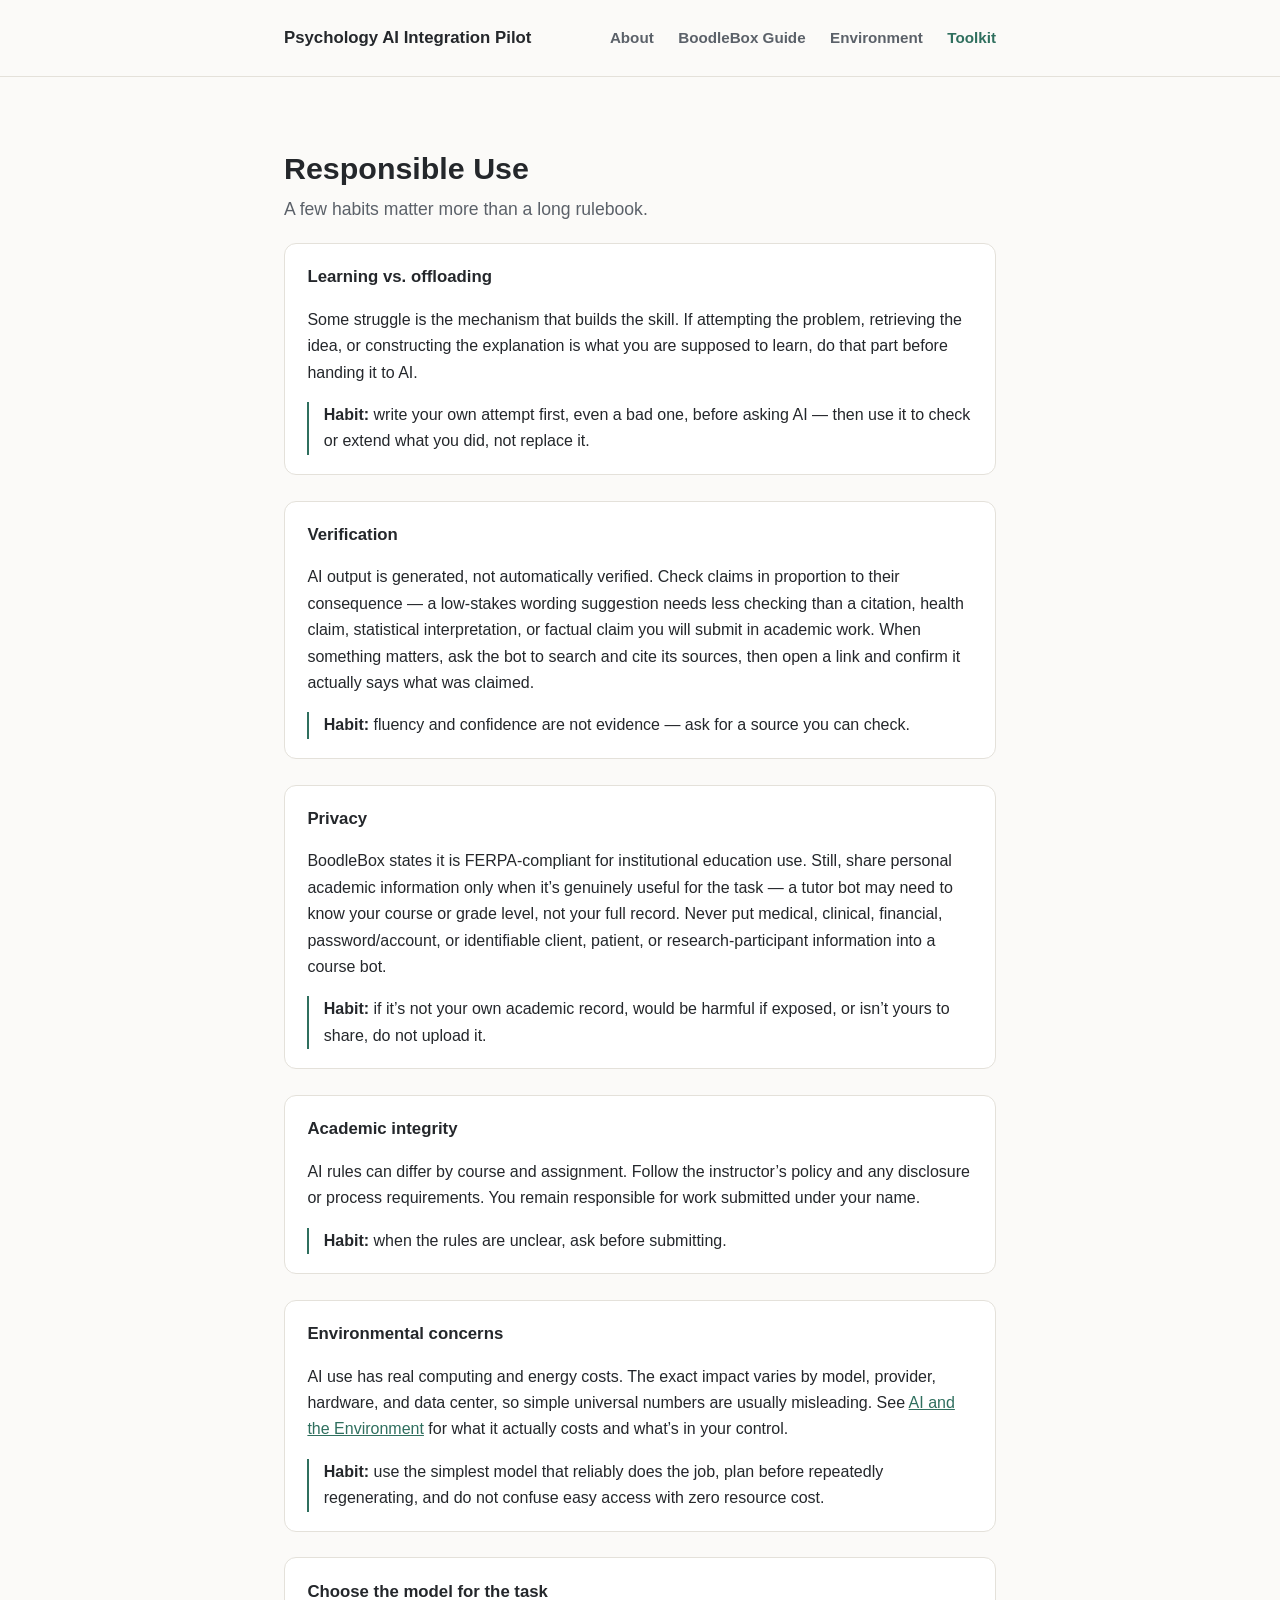
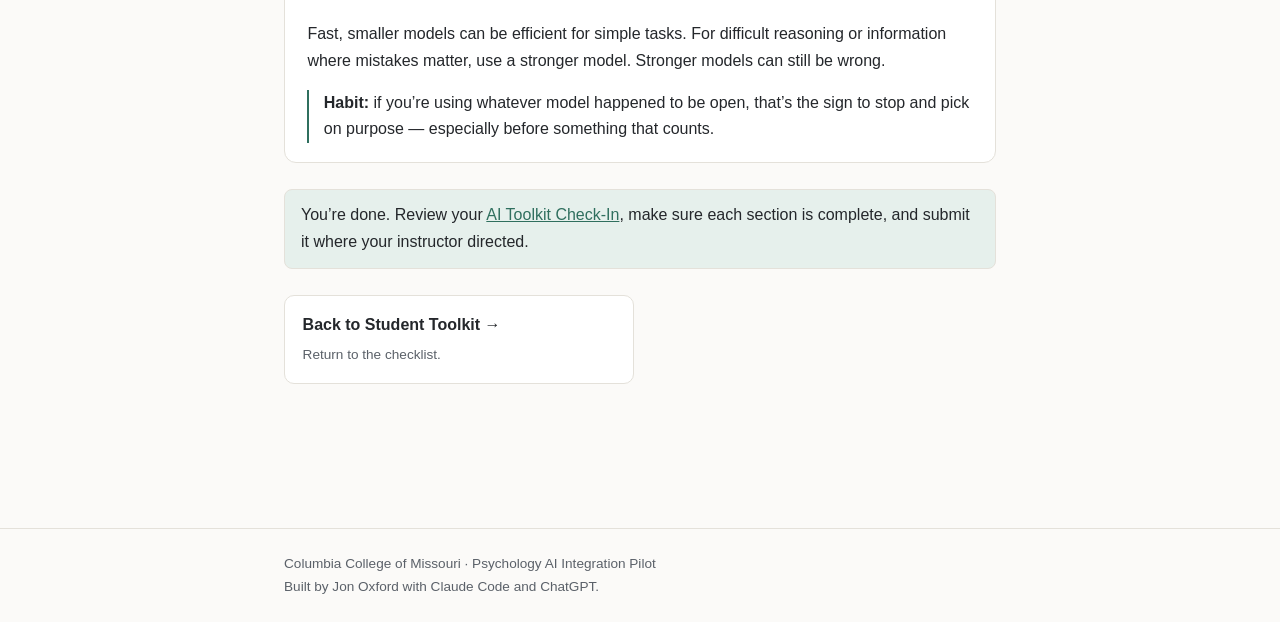
<file: toolkit-responsible-use.html>
<!doctype html>
<html lang="en">
<head>
<meta charset="utf-8">
<meta name="viewport" content="width=device-width, initial-scale=1">
<title>Responsible Use — Student AI Toolkit</title>
<meta name="description" content="A few habits matter more than a long rulebook.">
<link rel="stylesheet" href="style.css">
</head>
<body>
<header class="site">
  <div class="wrap">
    <a class="brand" href="index.html">Psychology AI Integration Pilot</a>
    <nav class="top">
      <a href="pilot.html">About</a>
      <a href="students.html">BoodleBox Guide</a>
      <a href="environment.html">Environment</a>
      <a href="toolkit.html" class="active">Toolkit</a>
    </nav>
  </div>
</header>

<main class="wrap">
  <h1>Responsible Use</h1>
  <p class="lede">A few habits matter more than a long rulebook.</p>

  <div class="concept">
    <h3>Learning vs. offloading</h3>
    <p>Some struggle is the mechanism that builds the skill. If attempting the problem, retrieving the idea, or constructing the explanation is what you are supposed to learn, do that part before handing it to AI.</p>
    <p class="takeaway"><strong>Habit:</strong> write your own attempt first, even a bad one, before asking AI &mdash; then use it to check or extend what you did, not replace it.</p>
  </div>

  <div class="concept">
    <h3>Verification</h3>
    <p>AI output is generated, not automatically verified. Check claims in proportion to their consequence &mdash; a low-stakes wording suggestion needs less checking than a citation, health claim, statistical interpretation, or factual claim you will submit in academic work. When something matters, ask the bot to search and cite its sources, then open a link and confirm it actually says what was claimed.</p>
    <p class="takeaway"><strong>Habit:</strong> fluency and confidence are not evidence &mdash; ask for a source you can check.</p>
  </div>

  <div class="concept">
    <h3>Privacy</h3>
    <p>BoodleBox states it is FERPA-compliant for institutional education use. Still, share personal academic information only when it&rsquo;s genuinely useful for the task &mdash; a tutor bot may need to know your course or grade level, not your full record. Never put medical, clinical, financial, password/account, or identifiable client, patient, or research-participant information into a course bot.</p>
    <p class="takeaway"><strong>Habit:</strong> if it&rsquo;s not your own academic record, would be harmful if exposed, or isn&rsquo;t yours to share, do not upload it.</p>
  </div>

  <div class="concept">
    <h3>Academic integrity</h3>
    <p>AI rules can differ by course and assignment. Follow the instructor&rsquo;s policy and any disclosure or process requirements. You remain responsible for work submitted under your name.</p>
    <p class="takeaway"><strong>Habit:</strong> when the rules are unclear, ask before submitting.</p>
  </div>

  <div class="concept">
    <h3>Environmental concerns</h3>
    <p>AI use has real computing and energy costs. The exact impact varies by model, provider, hardware, and data center, so simple universal numbers are usually misleading. See <a href="environment.html">AI and the Environment</a> for what it actually costs and what&rsquo;s in your control.</p>
    <p class="takeaway"><strong>Habit:</strong> use the simplest model that reliably does the job, plan before repeatedly regenerating, and do not confuse easy access with zero resource cost.</p>
  </div>

  <div class="concept">
    <h3>Choose the model for the task</h3>
    <p>Fast, smaller models can be efficient for simple tasks. For difficult reasoning or information where mistakes matter, use a stronger model. Stronger models can still be wrong.</p>
    <p class="takeaway"><strong>Habit:</strong> if you&rsquo;re using whatever model happened to be open, that&rsquo;s the sign to stop and pick on purpose &mdash; especially before something that counts.</p>
  </div>

  <div class="habit">You&rsquo;re done. Review your <a href="AI-Toolkit-Check-In.docx">AI Toolkit Check-In</a>, make sure each section is complete, and submit it where your instructor directed.</div>

  <div class="navcards">
    <a class="navcard" href="toolkit.html"><strong>Back to Student Toolkit &rarr;</strong><span>Return to the checklist.</span></a>
  </div>
</main>

<footer class="site">
  <div class="wrap">
    Columbia College of Missouri · Psychology AI Integration Pilot<br>
    Built by Jon Oxford with Claude Code and ChatGPT.
  </div>
</footer>
</body>
</html>
</file>
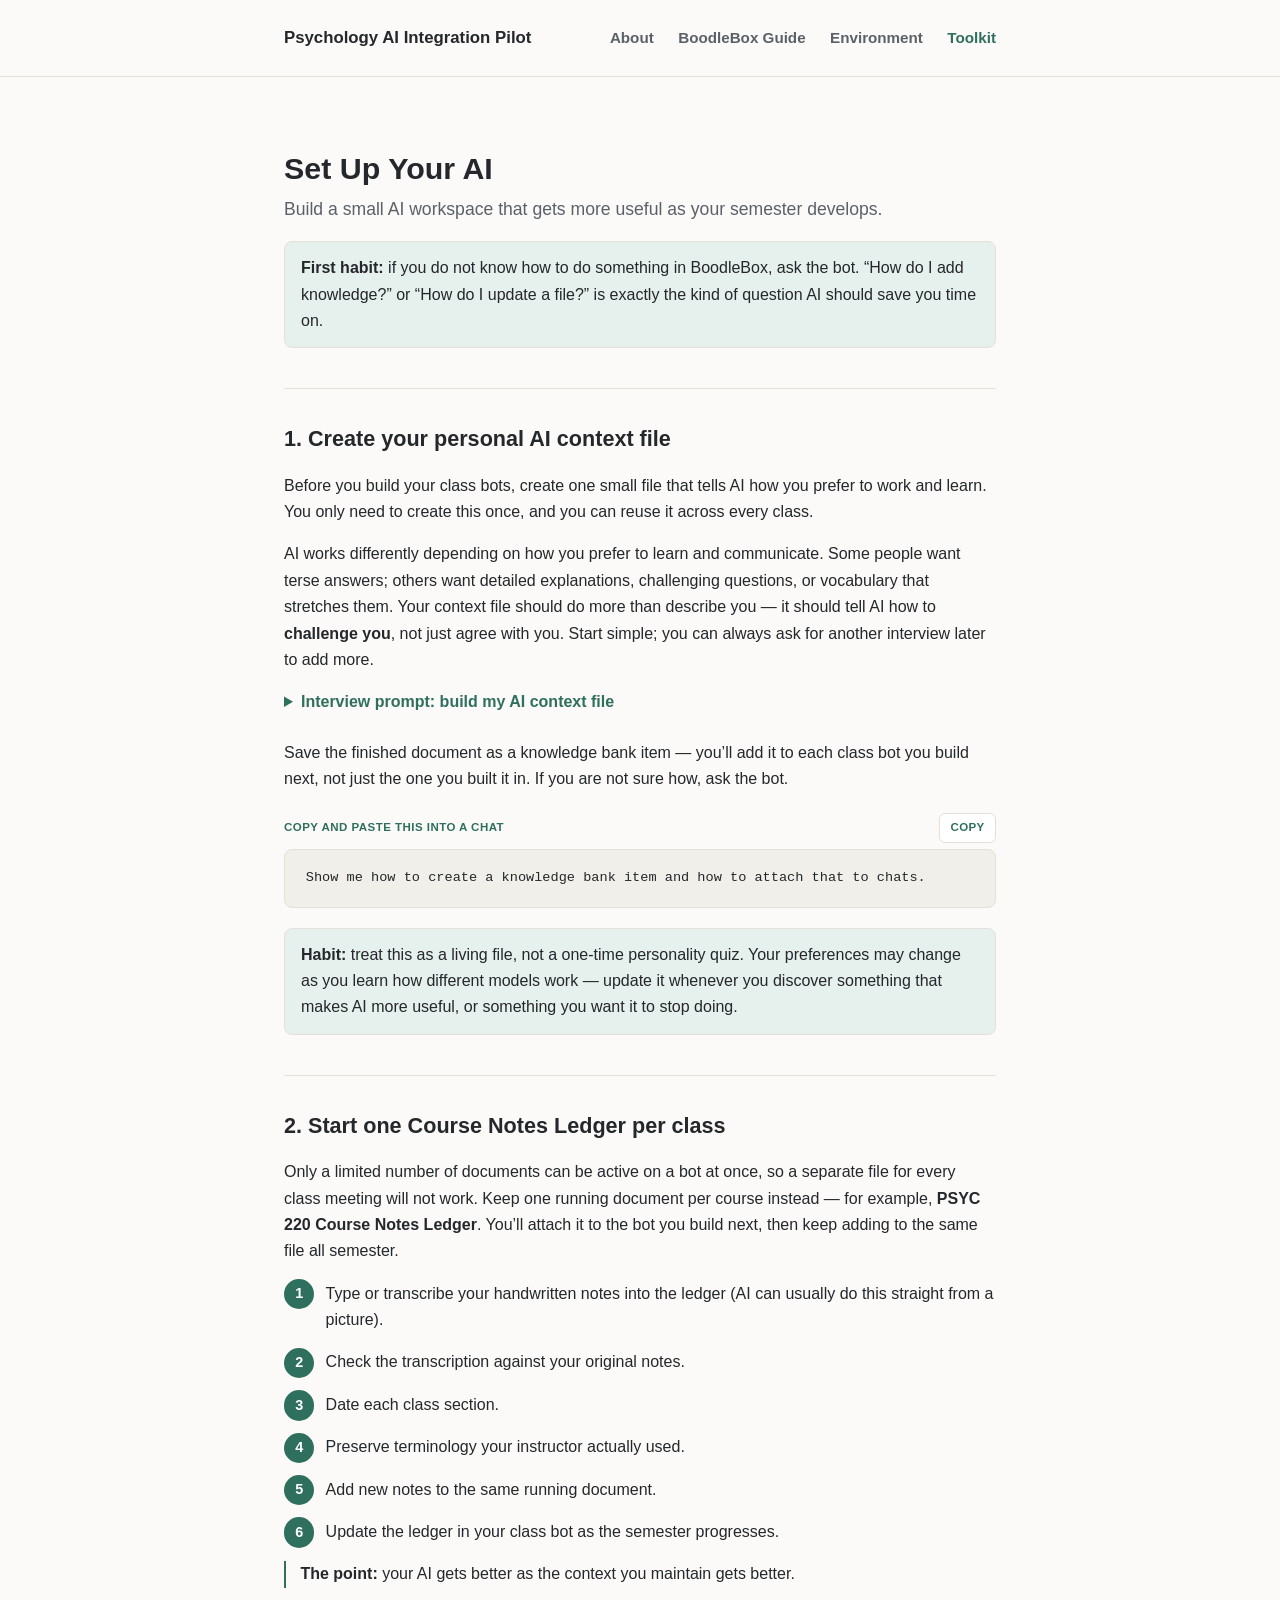
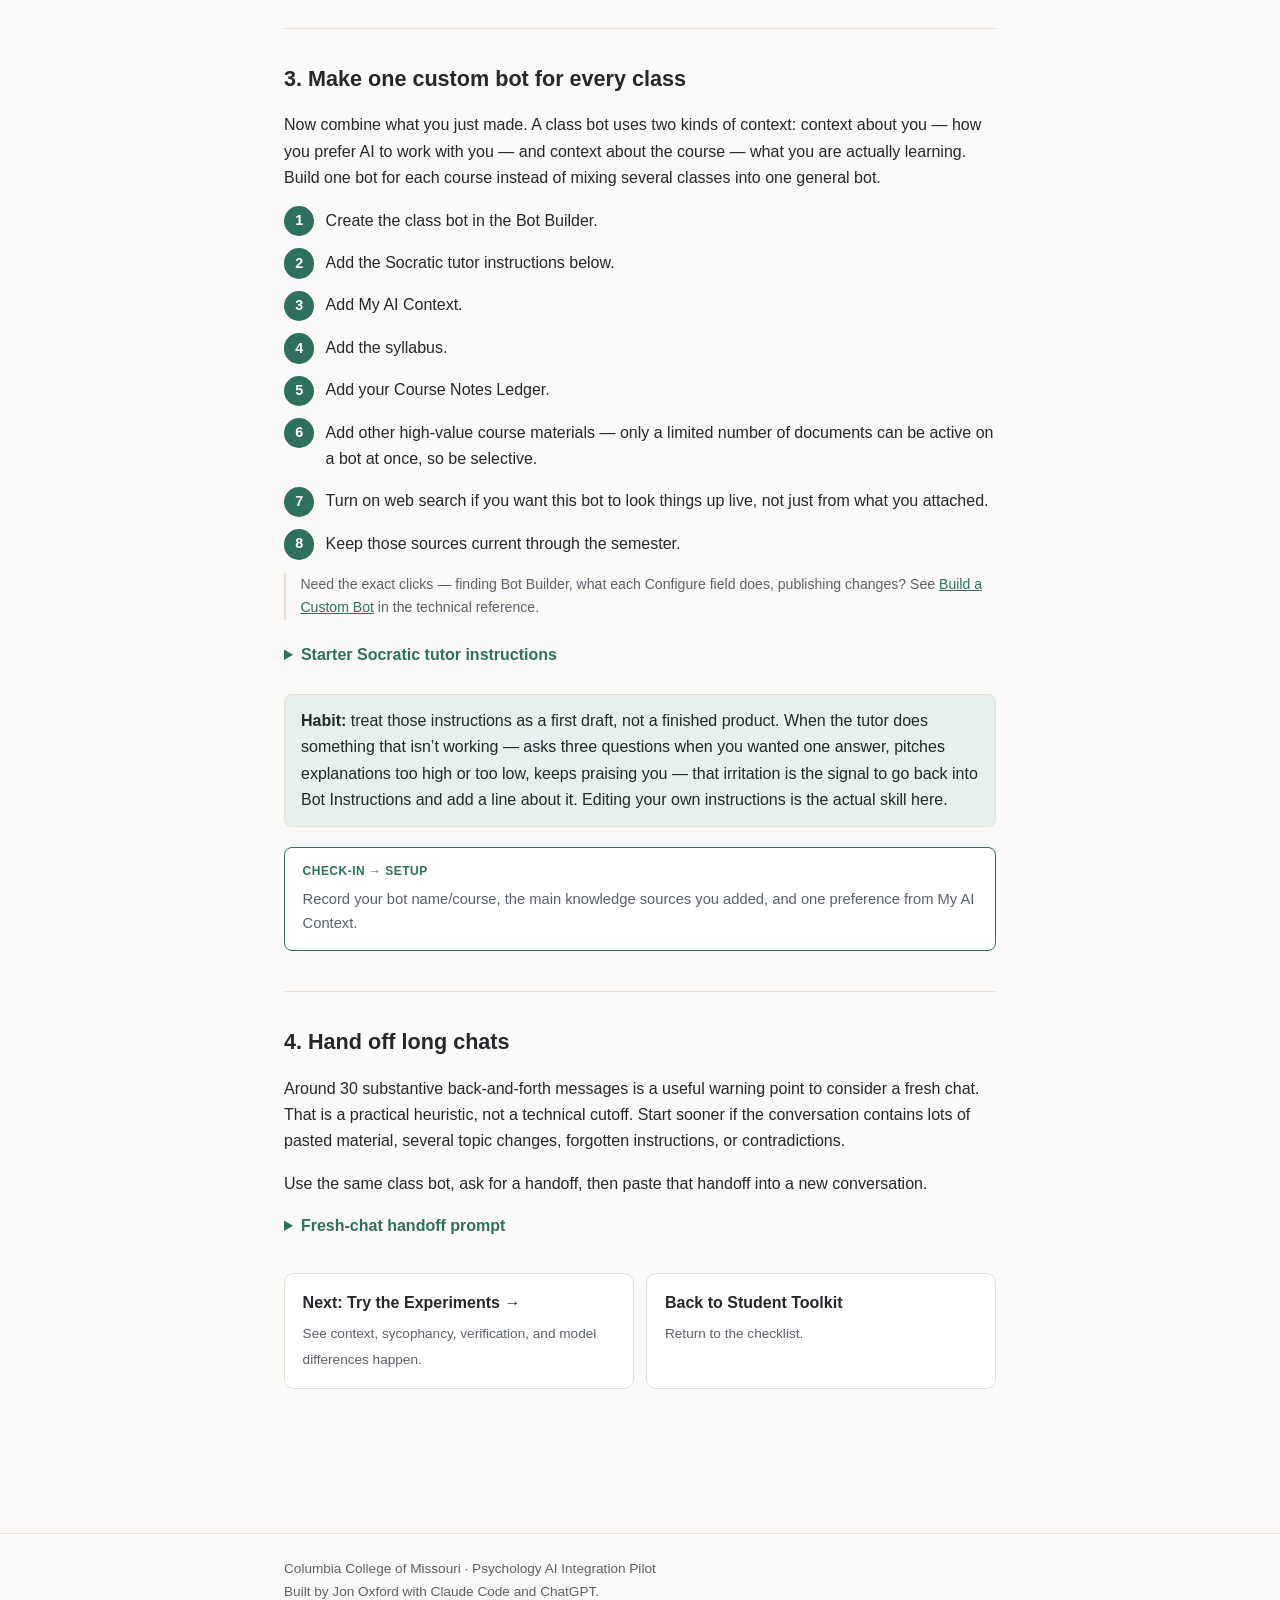
<file: toolkit-setup.html>
<!doctype html>
<html lang="en">
<head>
<meta charset="utf-8">
<meta name="viewport" content="width=device-width, initial-scale=1">
<title>Set Up Your AI — Student AI Toolkit</title>
<meta name="description" content="Build a small AI workspace that gets more useful as your semester develops.">
<link rel="stylesheet" href="style.css">
</head>
<body>
<header class="site">
  <div class="wrap">
    <a class="brand" href="index.html">Psychology AI Integration Pilot</a>
    <nav class="top">
      <a href="pilot.html">About</a>
      <a href="students.html">BoodleBox Guide</a>
      <a href="environment.html">Environment</a>
      <a href="toolkit.html" class="active">Toolkit</a>
    </nav>
  </div>
</header>

<main class="wrap">
  <h1>Set Up Your AI</h1>
  <p class="lede">Build a small AI workspace that gets more useful as your semester develops.</p>

  <div class="habit"><strong>First habit:</strong> if you do not know how to do something in BoodleBox, ask the bot. &ldquo;How do I add knowledge?&rdquo; or &ldquo;How do I update a file?&rdquo; is exactly the kind of question AI should save you time on.</div>

  <h2>1. Create your personal AI context file</h2>
  <p>Before you build your class bots, create one small file that tells AI how you prefer to work and learn. You only need to create this once, and you can reuse it across every class.</p>
  <p>AI works differently depending on how you prefer to learn and communicate. Some people want terse answers; others want detailed explanations, challenging questions, or vocabulary that stretches them. Your context file should do more than describe you &mdash; it should tell AI how to <strong>challenge you</strong>, not just agree with you. Start simple; you can always ask for another interview later to add more.</p>

  <details class="disclosure">
    <summary>Interview prompt: build my AI context file</summary>
    <p>Open a chat, copy everything in the box below, paste it in, and answer the questions it asks you. You do not need to write anything yourself first &mdash; the prompt runs the interview.</p>
    <div class="prompt">
    <div class="prompt-head">
      <span class="tb-label">Copy and paste this into a chat</span>
      <button type="button" class="copy-btn">Copy</button>
    </div>
    <div class="template-block">Interview me to create a short personal context file that I can give to AI systems so they can work with me more effectively.

Ask one question at a time. Keep the interview focused on academic and communication preferences. Do not ask for sensitive personal information.

Ask about:
- my year in college and major;
- courses or subjects I am currently working on;
- how much detail I usually prefer, concise or expansive;
- whether I want sophisticated vocabulary or simpler language;
- whether examples, analogies, or direct explanations help me most;
- how much you should challenge my assumptions rather than just agreeing with me.

If I am unsure about a preference, briefly give me a few examples so I can choose.

When the interview is finished, produce a short document titled "My AI Context" that AI can immediately use as instructions. Include only information I actually provided or explicitly approved.</div>
    </div>
  </details>

  <p>Save the finished document as a knowledge bank item &mdash; you&rsquo;ll add it to each class bot you build next, not just the one you built it in. If you are not sure how, ask the bot.</p>
  <div class="prompt">
    <div class="prompt-head">
      <span class="tb-label">Copy and paste this into a chat</span>
      <button type="button" class="copy-btn">Copy</button>
    </div>
    <div class="template-block">Show me how to create a knowledge bank item and how to attach that to chats.</div>
  </div>
  <div class="habit"><strong>Habit:</strong> treat this as a living file, not a one-time personality quiz. Your preferences may change as you learn how different models work &mdash; update it whenever you discover something that makes AI more useful, or something you want it to stop doing.</div>

  <h2>2. Start one Course Notes Ledger per class</h2>
  <p>Only a limited number of documents can be active on a bot at once, so a separate file for every class meeting will not work. Keep one running document per course instead &mdash; for example, <strong>PSYC 220 Course Notes Ledger</strong>. You&rsquo;ll attach it to the bot you build next, then keep adding to the same file all semester.</p>
  <ol class="steps">
    <li>Type or transcribe your handwritten notes into the ledger (AI can usually do this straight from a picture).</li>
    <li>Check the transcription against your original notes.</li>
    <li>Date each class section.</li>
    <li>Preserve terminology your instructor actually used.</li>
    <li>Add new notes to the same running document.</li>
    <li>Update the ledger in your class bot as the semester progresses.</li>
  </ol>
  <p class="takeaway"><strong>The point:</strong> your AI gets better as the context you maintain gets better.</p>

  <h2>3. Make one custom bot for every class</h2>
  <p>Now combine what you just made. A class bot uses two kinds of context: context about you &mdash; how you prefer AI to work with you &mdash; and context about the course &mdash; what you are actually learning. Build one bot for each course instead of mixing several classes into one general bot.</p>
  <ol class="steps">
    <li>Create the class bot in the Bot Builder.</li>
    <li>Add the Socratic tutor instructions below.</li>
    <li>Add My AI Context.</li>
    <li>Add the syllabus.</li>
    <li>Add your Course Notes Ledger.</li>
    <li>Add other high-value course materials &mdash; only a limited number of documents can be active on a bot at once, so be selective.</li>
    <li>Turn on web search if you want this bot to look things up live, not just from what you attached.</li>
    <li>Keep those sources current through the semester.</li>
  </ol>
  <p class="notice">Need the exact clicks &mdash; finding Bot Builder, what each Configure field does, publishing changes? See <a href="boodlebox-reference.html">Build a Custom Bot</a> in the technical reference.</p>

  <details class="disclosure">
    <summary>Starter Socratic tutor instructions</summary>
    <p>Paste this into the bot&rsquo;s <strong>Bot Instructions</strong> field &mdash; not into a chat, and not into the greeting.</p>
    <div class="prompt">
    <div class="prompt-head">
      <span class="tb-label">Copy and paste into Bot Instructions</span>
      <button type="button" class="copy-btn">Copy</button>
    </div>
    <div class="template-block">You are a Socratic study tutor.

Your goal is to help me understand and remember course material, not to hand me answers.

When I am working through a concept:
- Ask what I already think before explaining, when that would help me learn.
- Use questions, hints, examples, analogies, and counterexamples to help me reason.
- Do not agree with me automatically. If my reasoning is weak, incomplete, or wrong, say so and explain why.
- Tell me where your information is coming from: my attached course materials, your own general knowledge, or something you are unsure about.
- Ask me to explain ideas back to you, or apply them to a new example.
- Adapt your explanations to my preferences and level of understanding.

Your job is to make me less dependent on you as I learn, not more.</div>
    </div>
  </details>
  <div class="habit"><strong>Habit:</strong> treat those instructions as a first draft, not a finished product. When the tutor does something that isn&rsquo;t working &mdash; asks three questions when you wanted one answer, pitches explanations too high or too low, keeps praising you &mdash; that irritation is the signal to go back into Bot Instructions and add a line about it. Editing your own instructions is the actual skill here.</div>

  <div class="checkin">
    <span class="checkin-label">Check-in &rarr; Setup</span>
    <p>Record your bot name/course, the main knowledge sources you added, and one preference from My AI Context.</p>
  </div>

  <h2>4. Hand off long chats</h2>
  <p>Around 30 substantive back-and-forth messages is a useful warning point to consider a fresh chat. That is a practical heuristic, not a technical cutoff. Start sooner if the conversation contains lots of pasted material, several topic changes, forgotten instructions, or contradictions.</p>
  <p>Use the same class bot, ask for a handoff, then paste that handoff into a new conversation.</p>

  <details class="disclosure">
    <summary>Fresh-chat handoff prompt</summary>
    <div class="prompt">
      <div class="prompt-head">
        <span class="tb-label">Copy and paste this into the old chat</span>
        <button type="button" class="copy-btn">Copy</button>
      </div>
      <div class="template-block">Create a handoff for a fresh chat. Preserve my goal, important context, decisions we have made, unresolved questions, relevant terminology, and what we should do next. Do not add new conclusions.</div>
    </div>
  </details>

  <div class="navcards">
    <a class="navcard" href="toolkit-experiments.html"><strong>Next: Try the Experiments &rarr;</strong><span>See context, sycophancy, verification, and model differences happen.</span></a>
    <a class="navcard" href="toolkit.html"><strong>Back to Student Toolkit</strong><span>Return to the checklist.</span></a>
  </div>
</main>

<footer class="site">
  <div class="wrap">
    Columbia College of Missouri · Psychology AI Integration Pilot<br>
    Built by Jon Oxford with Claude Code and ChatGPT.
  </div>
</footer>
<script src="copy.js"></script>
</body>
</html>
</file>
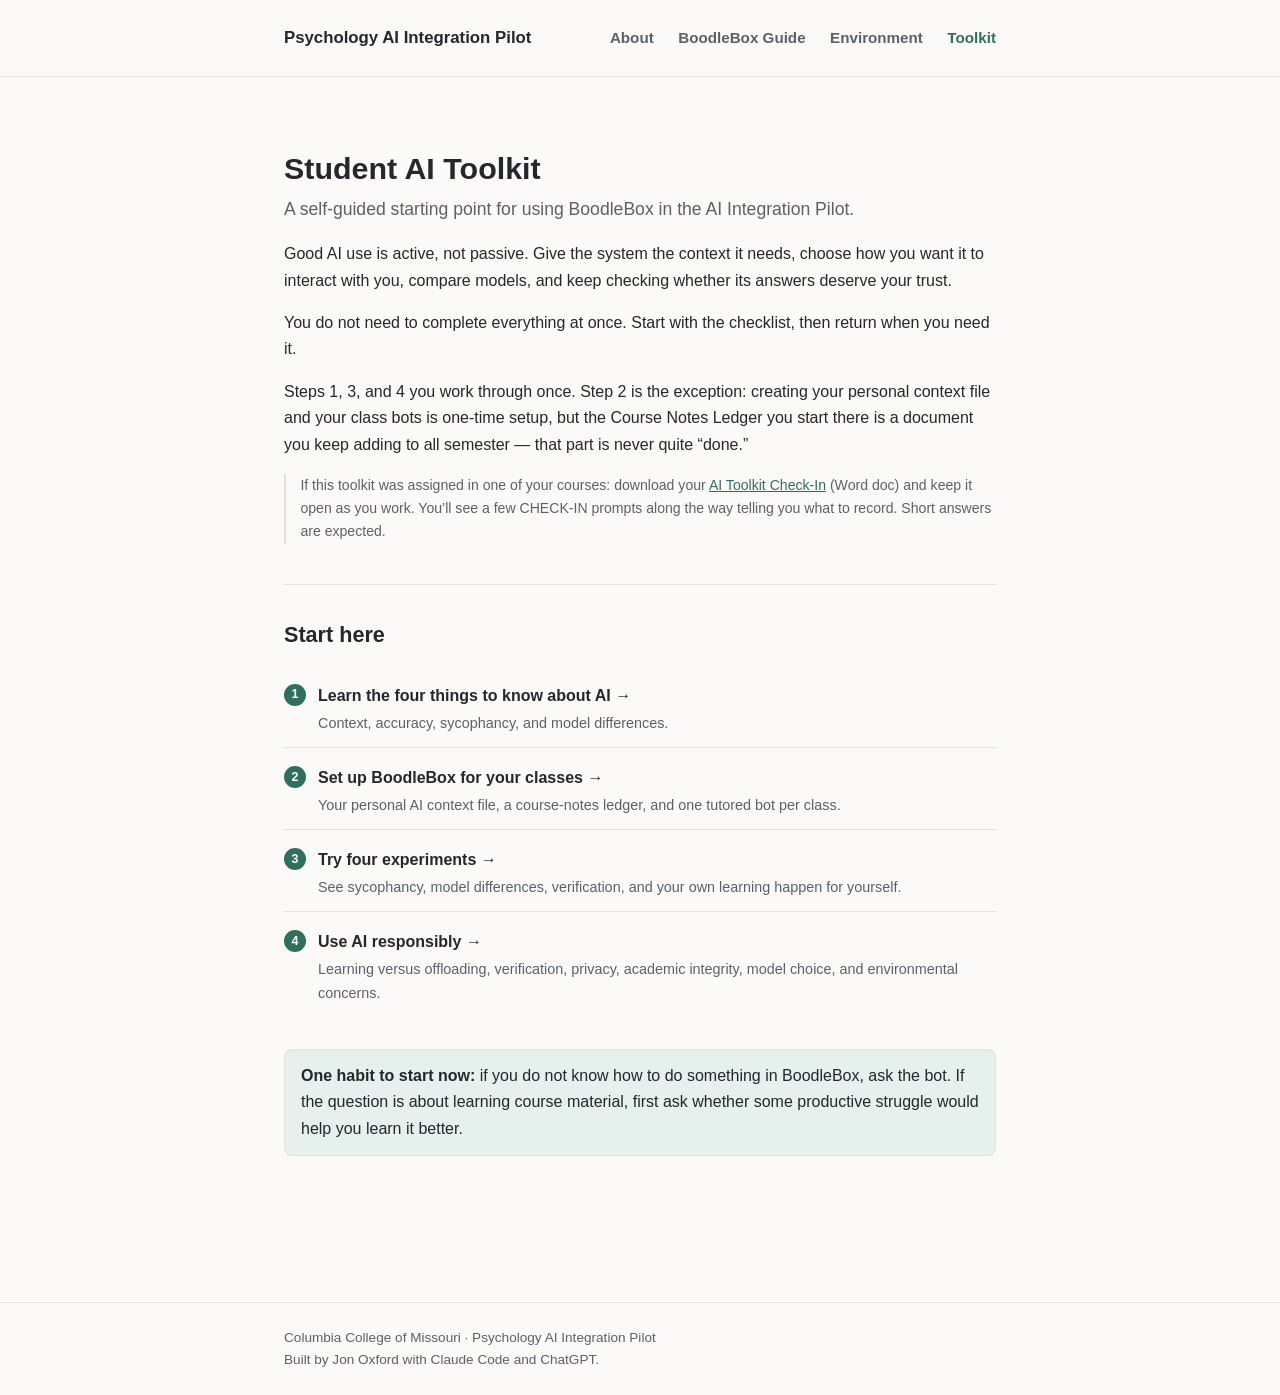
<file: toolkit.html>
<!doctype html>
<html lang="en">
<head>
<meta charset="utf-8">
<meta name="viewport" content="width=device-width, initial-scale=1">
<title>Student AI Toolkit — Psychology AI Integration Pilot</title>
<meta name="description" content="A self-guided starting point for using BoodleBox in the AI Integration Pilot.">
<link rel="stylesheet" href="style.css">
</head>
<body>
<header class="site">
  <div class="wrap">
    <a class="brand" href="index.html">Psychology AI Integration Pilot</a>
    <nav class="top">
      <a href="pilot.html">About</a>
      <a href="students.html">BoodleBox Guide</a>
      <a href="environment.html">Environment</a>
      <a href="toolkit.html" class="active">Toolkit</a>
    </nav>
  </div>
</header>

<main class="wrap">
  <h1>Student AI Toolkit</h1>
  <p class="lede">A self-guided starting point for using BoodleBox in the AI Integration Pilot.</p>

  <p>Good AI use is active, not passive. Give the system the context it needs, choose how you want it to interact with you, compare models, and keep checking whether its answers deserve your trust.</p>
  <p>You do not need to complete everything at once. Start with the checklist, then return when you need it.</p>
  <p>Steps 1, 3, and 4 you work through once. Step 2 is the exception: creating your personal context file and your class bots is one-time setup, but the Course Notes Ledger you start there is a document you keep adding to all semester &mdash; that part is never quite &ldquo;done.&rdquo;</p>

  <p class="notice">If this toolkit was assigned in one of your courses: download your <a href="AI-Toolkit-Check-In.docx">AI Toolkit Check-In</a> (Word doc) and keep it open as you work. You&rsquo;ll see a few CHECK-IN prompts along the way telling you what to record. Short answers are expected.</p>

  <h2>Start here</h2>
  <ol class="checklist">
    <li><span class="check" aria-hidden="true"></span><div><a href="toolkit-ai-basics.html">Learn the four things to know about AI &rarr;</a><p>Context, accuracy, sycophancy, and model differences.</p></div></li>
    <li><span class="check" aria-hidden="true"></span><div><a href="toolkit-setup.html">Set up BoodleBox for your classes &rarr;</a><p>Your personal AI context file, a course-notes ledger, and one tutored bot per class.</p></div></li>
    <li><span class="check" aria-hidden="true"></span><div><a href="toolkit-experiments.html">Try four experiments &rarr;</a><p>See sycophancy, model differences, verification, and your own learning happen for yourself.</p></div></li>
    <li><span class="check" aria-hidden="true"></span><div><a href="toolkit-responsible-use.html">Use AI responsibly &rarr;</a><p>Learning versus offloading, verification, privacy, academic integrity, model choice, and environmental concerns.</p></div></li>
  </ol>

  <div class="habit">
    <strong>One habit to start now:</strong> if you do not know how to do something in BoodleBox, ask the bot. If the question is about learning course material, first ask whether some productive struggle would help you learn it better.
  </div>
</main>

<footer class="site">
  <div class="wrap">
    Columbia College of Missouri · Psychology AI Integration Pilot<br>
    Built by Jon Oxford with Claude Code and ChatGPT.
  </div>
</footer>
</body>
</html>
</file>
<file: style.css>
:root {
  --bg: #fbfaf8;
  --surface: #ffffff;
  --text: #24272b;
  --muted: #5b6169;
  --accent: #2f6f5e;
  --accent-soft: #e6f0ec;
  --border: #e4e1da;
  --code-bg: #f1efe9;
}

@media (prefers-color-scheme: dark) {
  :root {
    --bg: #16181b;
    --surface: #1e2124;
    --text: #e9e8e4;
    --muted: #a2a8b0;
    --accent: #7fc7ae;
    --accent-soft: #223531;
    --border: #33373c;
    --code-bg: #26292d;
  }
}

* { box-sizing: border-box; }

html { -webkit-text-size-adjust: 100%; }

body {
  margin: 0;
  background: var(--bg);
  color: var(--text);
  font-family: -apple-system, BlinkMacSystemFont, "Segoe UI", Roboto, Helvetica, Arial, sans-serif;
  line-height: 1.65;
}

.wrap {
  max-width: 760px;
  margin: 0 auto;
  padding: 2.5rem 1.5rem 5rem;
}

header.site {
  border-bottom: 1px solid var(--border);
  margin-bottom: 2rem;
}

header.site .wrap {
  padding-top: 1.5rem;
  padding-bottom: 1.5rem;
  display: flex;
  flex-wrap: wrap;
  align-items: center;
  justify-content: space-between;
  gap: 0.75rem;
}

.brand {
  font-weight: 700;
  font-size: 1.05rem;
  color: var(--text);
  text-decoration: none;
}

.brand:hover {
  color: var(--accent);
}

.brand span {
  color: var(--accent);
}

nav.top a {
  color: var(--muted);
  text-decoration: none;
  margin-left: 1.25rem;
  font-size: 0.95rem;
  font-weight: 600;
}

nav.top a:hover, nav.top a.active {
  color: var(--accent);
}

h1 {
  font-size: 1.9rem;
  line-height: 1.25;
  margin: 0 0 0.5rem;
}

h2 {
  font-size: 1.35rem;
  margin: 2.5rem 0 0.75rem;
  border-top: 1px solid var(--border);
  padding-top: 2rem;
}

h1 + p.lede {
  font-size: 1.1rem;
  color: var(--muted);
  margin-top: 0.5rem;
}

h3 {
  font-size: 1.05rem;
  margin: 1.5rem 0 0.5rem;
}

p, li { color: var(--text); }

ul, ol { padding-left: 1.3rem; }

li { margin: 0.35rem 0; }

a { color: var(--accent); }

code {
  background: var(--code-bg);
  padding: 0.15em 0.4em;
  border-radius: 4px;
  font-size: 0.9em;
}

blockquote {
  margin: 1.25rem 0;
  padding: 0.9rem 1.1rem;
  background: var(--accent-soft);
  border-left: 3px solid var(--accent);
  border-radius: 6px;
  color: var(--text);
}

blockquote p { margin: 0; }

.card-grid {
  display: grid;
  grid-template-columns: 1fr 1fr;
  gap: 1rem;
  margin: 2rem 0;
}

@media (max-width: 600px) {
  .card-grid { grid-template-columns: 1fr; }
}

.card {
  display: block;
  background: var(--surface);
  border: 1px solid var(--border);
  border-radius: 12px;
  padding: 1.4rem;
  text-decoration: none;
  color: var(--text);
  transition: border-color 0.15s ease, transform 0.15s ease;
}

.card:hover {
  border-color: var(--accent);
  transform: translateY(-2px);
}

.card .eyebrow {
  font-size: 0.75rem;
  font-weight: 700;
  letter-spacing: 0.04em;
  text-transform: uppercase;
  color: var(--accent);
  margin-bottom: 0.4rem;
  display: block;
}

.card h3 { margin: 0 0 0.4rem; font-size: 1.15rem; }

.card p { margin: 0; color: var(--muted); font-size: 0.95rem; }

table {
  width: 100%;
  border-collapse: collapse;
  margin: 1.25rem 0;
  font-size: 0.92rem;
}

th, td {
  text-align: left;
  padding: 0.6rem 0.7rem;
  border-bottom: 1px solid var(--border);
  vertical-align: top;
}

th {
  color: var(--muted);
  font-size: 0.8rem;
  text-transform: uppercase;
  letter-spacing: 0.03em;
}

.steps {
  counter-reset: step;
  list-style: none;
  padding-left: 0;
}

.steps li {
  counter-increment: step;
  position: relative;
  padding-left: 2.6rem;
  margin: 1rem 0;
}

.steps li::before {
  content: counter(step);
  position: absolute;
  left: 0;
  top: -0.1rem;
  width: 1.9rem;
  height: 1.9rem;
  border-radius: 50%;
  background: var(--accent);
  color: #fff;
  font-weight: 700;
  font-size: 0.9rem;
  display: flex;
  align-items: center;
  justify-content: center;
}

.template-block {
  margin: 1.25rem 0;
  padding: 1.1rem 1.3rem;
  background: var(--code-bg);
  border: 1px solid var(--border);
  border-radius: 8px;
  white-space: pre-wrap;
  font-family: ui-monospace, "SF Mono", Consolas, monospace;
  font-size: 0.85rem;
  line-height: 1.6;
  color: var(--text);
}

.takeaway {
  margin: 0.9rem 0 0;
  padding-left: 0.9rem;
  border-left: 2px solid var(--accent);
}

.prompt { margin: 1.25rem 0; }

.prompt-head {
  display: flex;
  align-items: center;
  justify-content: space-between;
  gap: 0.75rem;
  margin-bottom: 0.35rem;
}

.prompt .tb-label {
  display: block;
  font-size: 0.72rem;
  font-weight: 700;
  letter-spacing: 0.04em;
  text-transform: uppercase;
  color: var(--accent);
  margin-bottom: 0.35rem;
}

.prompt-head .tb-label { margin-bottom: 0; }

.prompt .template-block { margin: 0; }

.copy-btn {
  flex: 0 0 auto;
  font: inherit;
  font-size: 0.72rem;
  font-weight: 700;
  letter-spacing: 0.03em;
  text-transform: uppercase;
  color: var(--accent);
  background: var(--surface);
  border: 1px solid var(--border);
  border-radius: 6px;
  padding: 0.3rem 0.65rem;
  cursor: pointer;
  transition: background 0.15s ease, border-color 0.15s ease, color 0.15s ease;
}

.copy-btn:hover { border-color: var(--accent); }

.copy-btn.copied {
  color: #fff;
  background: var(--accent);
  border-color: var(--accent);
}

.note {
  font-size: 0.9rem;
  color: var(--muted);
  border-top: 1px solid var(--border);
  margin-top: 3rem;
  padding-top: 1.25rem;
}

.kicker {
  font-size: 0.75rem;
  font-weight: 700;
  letter-spacing: 0.04em;
  text-transform: uppercase;
  color: var(--accent);
  margin: 0 0 0.5rem;
}

.stat-grid {
  display: grid;
  grid-template-columns: repeat(auto-fit, minmax(150px, 1fr));
  gap: 1rem;
  margin: 1.5rem 0;
}

.stat-card {
  background: var(--accent-soft);
  border: 1px solid var(--border);
  border-radius: 12px;
  padding: 1.1rem 1.2rem;
}

.stat-card .stat-number {
  font-size: 1.6rem;
  font-weight: 800;
  color: var(--accent);
  line-height: 1.15;
}

.stat-card .stat-label {
  font-size: 0.85rem;
  color: var(--muted);
  margin-top: 0.3rem;
}

.eco-list {
  list-style: none;
  padding-left: 0;
}

.eco-list li {
  position: relative;
  padding-left: 1.7rem;
}

.eco-list li::before {
  content: "🌿";
  position: absolute;
  left: 0;
  top: 0.05em;
  font-size: 0.9em;
}

.notice {
  font-size: 0.88rem;
  color: var(--muted);
  border-left: 2px solid var(--border);
  padding-left: 0.9rem;
  margin: 1rem 0 1.4rem;
}

.habit {
  margin: 1.1rem 0;
  padding: 0.8rem 1rem;
  border: 1px solid var(--border);
  border-radius: 8px;
  background: var(--accent-soft);
}

.checklist {
  list-style: none;
  padding: 0;
  margin: 1.2rem 0 2rem;
  counter-reset: checklist;
}

.checklist li {
  counter-increment: checklist;
  display: grid;
  grid-template-columns: 24px 1fr;
  gap: 10px;
  align-items: start;
  padding: 0.7rem 0;
  border-bottom: 1px solid var(--border);
}

.checklist li:last-child { border-bottom: none; }

.checklist .check {
  width: 22px;
  height: 22px;
  border-radius: 50%;
  background: var(--accent);
  color: #fff;
  font-size: 0.78rem;
  font-weight: 700;
  display: flex;
  align-items: center;
  justify-content: center;
  margin-top: 1px;
}

.checklist .check::before {
  content: counter(checklist);
}

.checklist a {
  font-weight: 700;
  text-decoration: none;
  color: var(--text);
}

.checklist a:hover { color: var(--accent); }

.checklist p {
  margin: 3px 0 0;
  color: var(--muted);
  font-size: 0.9rem;
}

.concept {
  border: 1px solid var(--border);
  border-radius: 12px;
  padding: 1.2rem 1.4rem;
  margin: 1.2rem 0 1.6rem;
  background: var(--surface);
}

.concept h3 {
  margin-top: 0;
  display: flex;
  align-items: center;
  gap: 0.6rem;
}

.concept-num {
  width: 24px;
  height: 24px;
  border-radius: 50%;
  background: var(--accent-soft);
  color: var(--accent);
  font-size: 0.85rem;
  font-weight: 700;
  display: inline-flex;
  align-items: center;
  justify-content: center;
  flex: 0 0 auto;
}

.disclosure summary {
  cursor: pointer;
  font-weight: 600;
  color: var(--accent);
  margin: 0.8rem 0 0.5rem;
}

.disclosure summary:hover { text-decoration: underline; }

.naive-competent {
  display: grid;
  grid-template-columns: 1fr 1fr;
  gap: 0.8rem;
  margin: 0.6rem 0;
}

@media (max-width: 600px) {
  .naive-competent { grid-template-columns: 1fr; }
}

.nc-block {
  padding: 0.7rem 0.9rem;
  border-radius: 8px;
  font-size: 0.88rem;
  border-left: 3px solid var(--border);
  background: var(--code-bg);
}

.nc-block.competent {
  border-left-color: var(--accent);
  background: var(--accent-soft);
}

.nc-label {
  display: block;
  font-size: 0.72rem;
  font-weight: 700;
  text-transform: uppercase;
  letter-spacing: 0.03em;
  color: var(--muted);
  margin-bottom: 0.3rem;
}

.mini-step {
  border-left: 3px solid var(--accent);
  padding: 0.1rem 0 0.1rem 1rem;
  margin: 1.2rem 0;
}

.mini-step h3 { margin-top: 0; }

.navcards {
  display: grid;
  grid-template-columns: 1fr 1fr;
  gap: 0.8rem;
  margin: 1.6rem 0 1rem;
}

@media (max-width: 600px) {
  .navcards { grid-template-columns: 1fr; }
}

.navcard {
  display: block;
  border: 1px solid var(--border);
  border-radius: 10px;
  padding: 1rem 1.1rem;
  text-decoration: none;
  color: var(--text);
  background: var(--surface);
}

.navcard:hover { border-color: var(--accent); }
.navcard strong { display: block; margin-bottom: 3px; }
.navcard span { color: var(--muted); font-size: 0.85rem; }

footer.site {
  border-top: 1px solid var(--border);
  margin-top: 3rem;
}

footer.site .wrap {
  padding-top: 1.5rem;
  padding-bottom: 1.5rem;
  font-size: 0.85rem;
  color: var(--muted);
}

.path {
  list-style: none;
  padding: 0;
  margin: 2rem 0;
  counter-reset: path;
}

.path li {
  counter-increment: path;
  position: relative;
  margin: 0 0 1rem;
}

.path li:not(:last-child)::after {
  content: "";
  position: absolute;
  left: 2.34rem;
  top: 100%;
  width: 2px;
  height: 1rem;
  background: var(--border);
}

.path-card {
  display: flex;
  align-items: flex-start;
  gap: 1rem;
  background: var(--surface);
  border: 1px solid var(--border);
  border-radius: 12px;
  padding: 1.2rem 1.4rem;
  text-decoration: none;
  color: var(--text);
  transition: border-color 0.15s ease, transform 0.15s ease;
}

.path-card:hover {
  border-color: var(--accent);
  transform: translateY(-2px);
}

.path-card::before {
  content: counter(path);
  flex: 0 0 auto;
  width: 1.9rem;
  height: 1.9rem;
  border-radius: 50%;
  background: var(--accent);
  color: #fff;
  font-weight: 700;
  font-size: 0.9rem;
  display: flex;
  align-items: center;
  justify-content: center;
  margin-top: 0.1rem;
}

.path-card .eyebrow {
  font-size: 0.75rem;
  font-weight: 700;
  letter-spacing: 0.04em;
  text-transform: uppercase;
  color: var(--accent);
  margin-bottom: 0.3rem;
  display: block;
}

.path-card h3 { margin: 0 0 0.3rem; font-size: 1.1rem; }
.path-card p { margin: 0; color: var(--muted); font-size: 0.92rem; }

.checkin {
  margin: 1.25rem 0;
  padding: 0.9rem 1.1rem;
  border: 1px solid var(--accent);
  border-radius: 8px;
  background: var(--surface);
}

.checkin-label {
  display: block;
  font-weight: 700;
  font-size: 0.75rem;
  letter-spacing: 0.04em;
  text-transform: uppercase;
  color: var(--accent);
  margin-bottom: 0.3rem;
}

.checkin p {
  margin: 0;
  color: var(--muted);
  font-size: 0.92rem;
}
</file>
